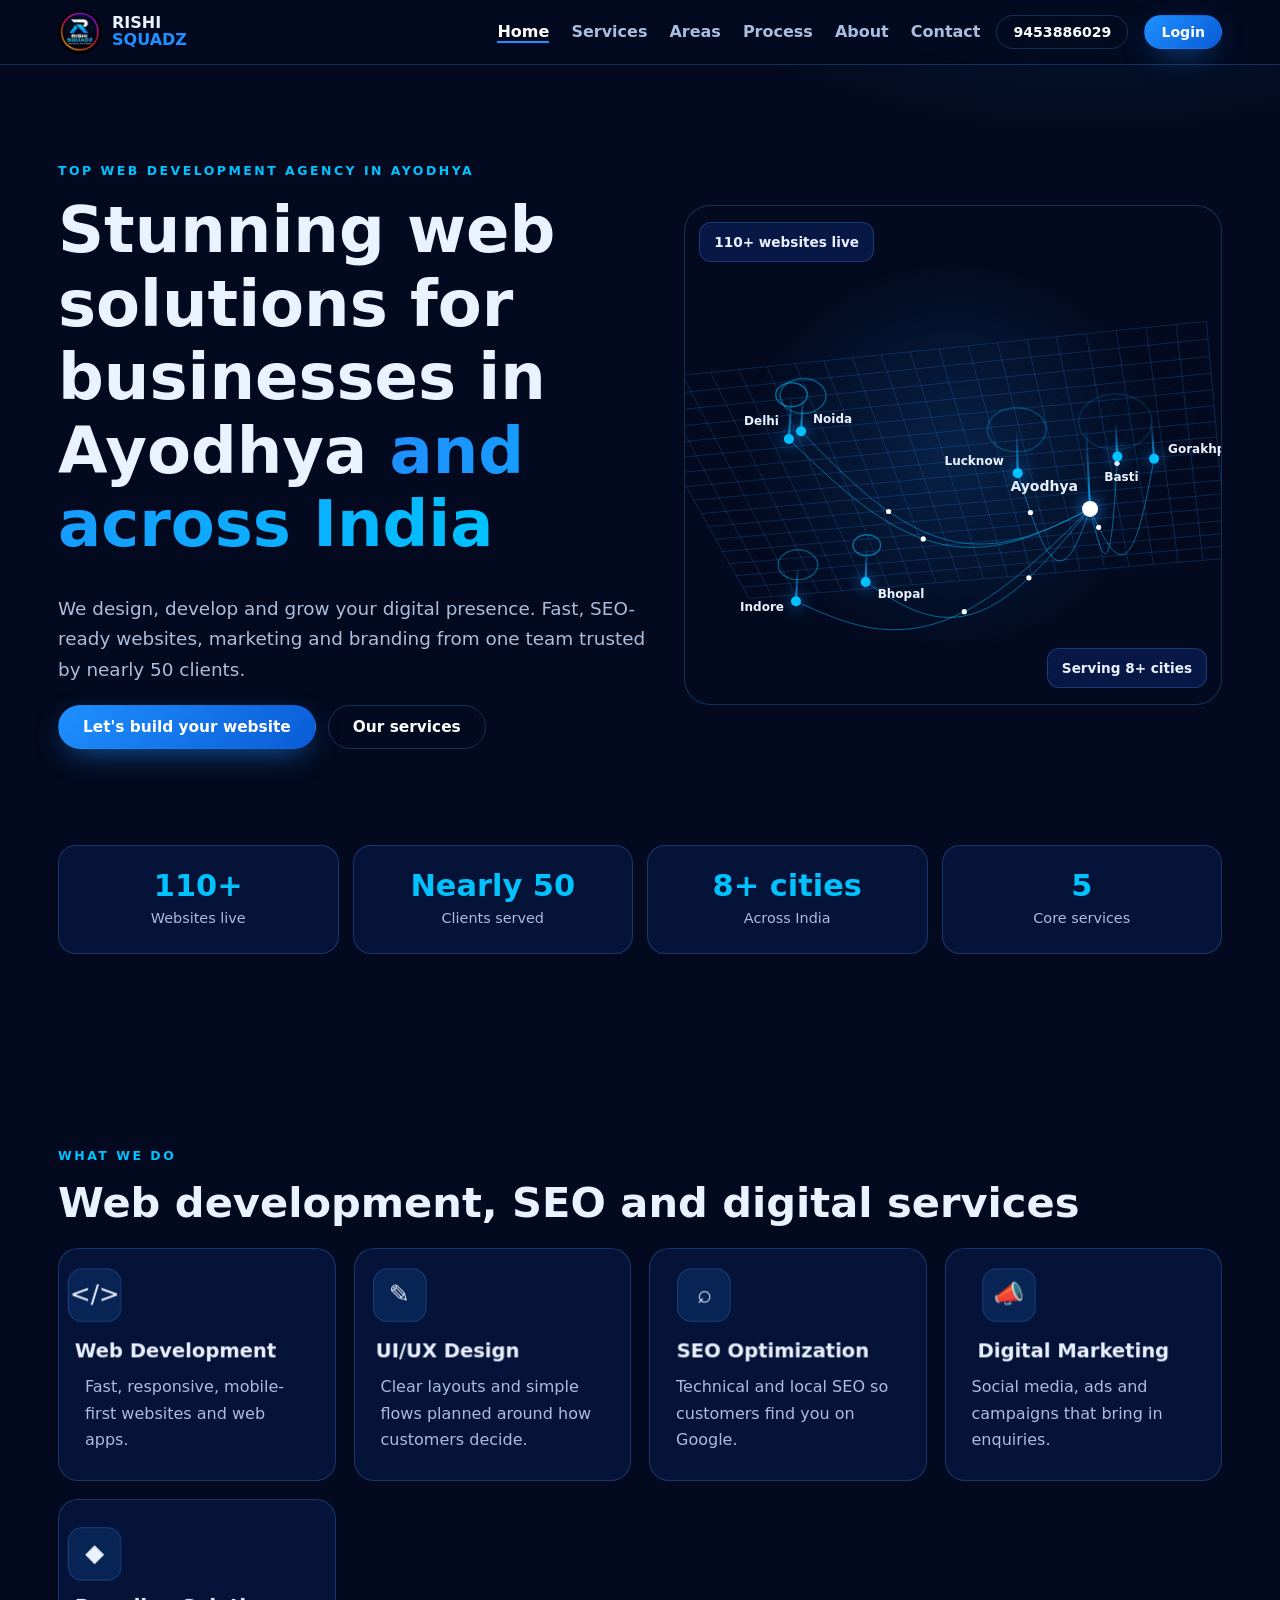
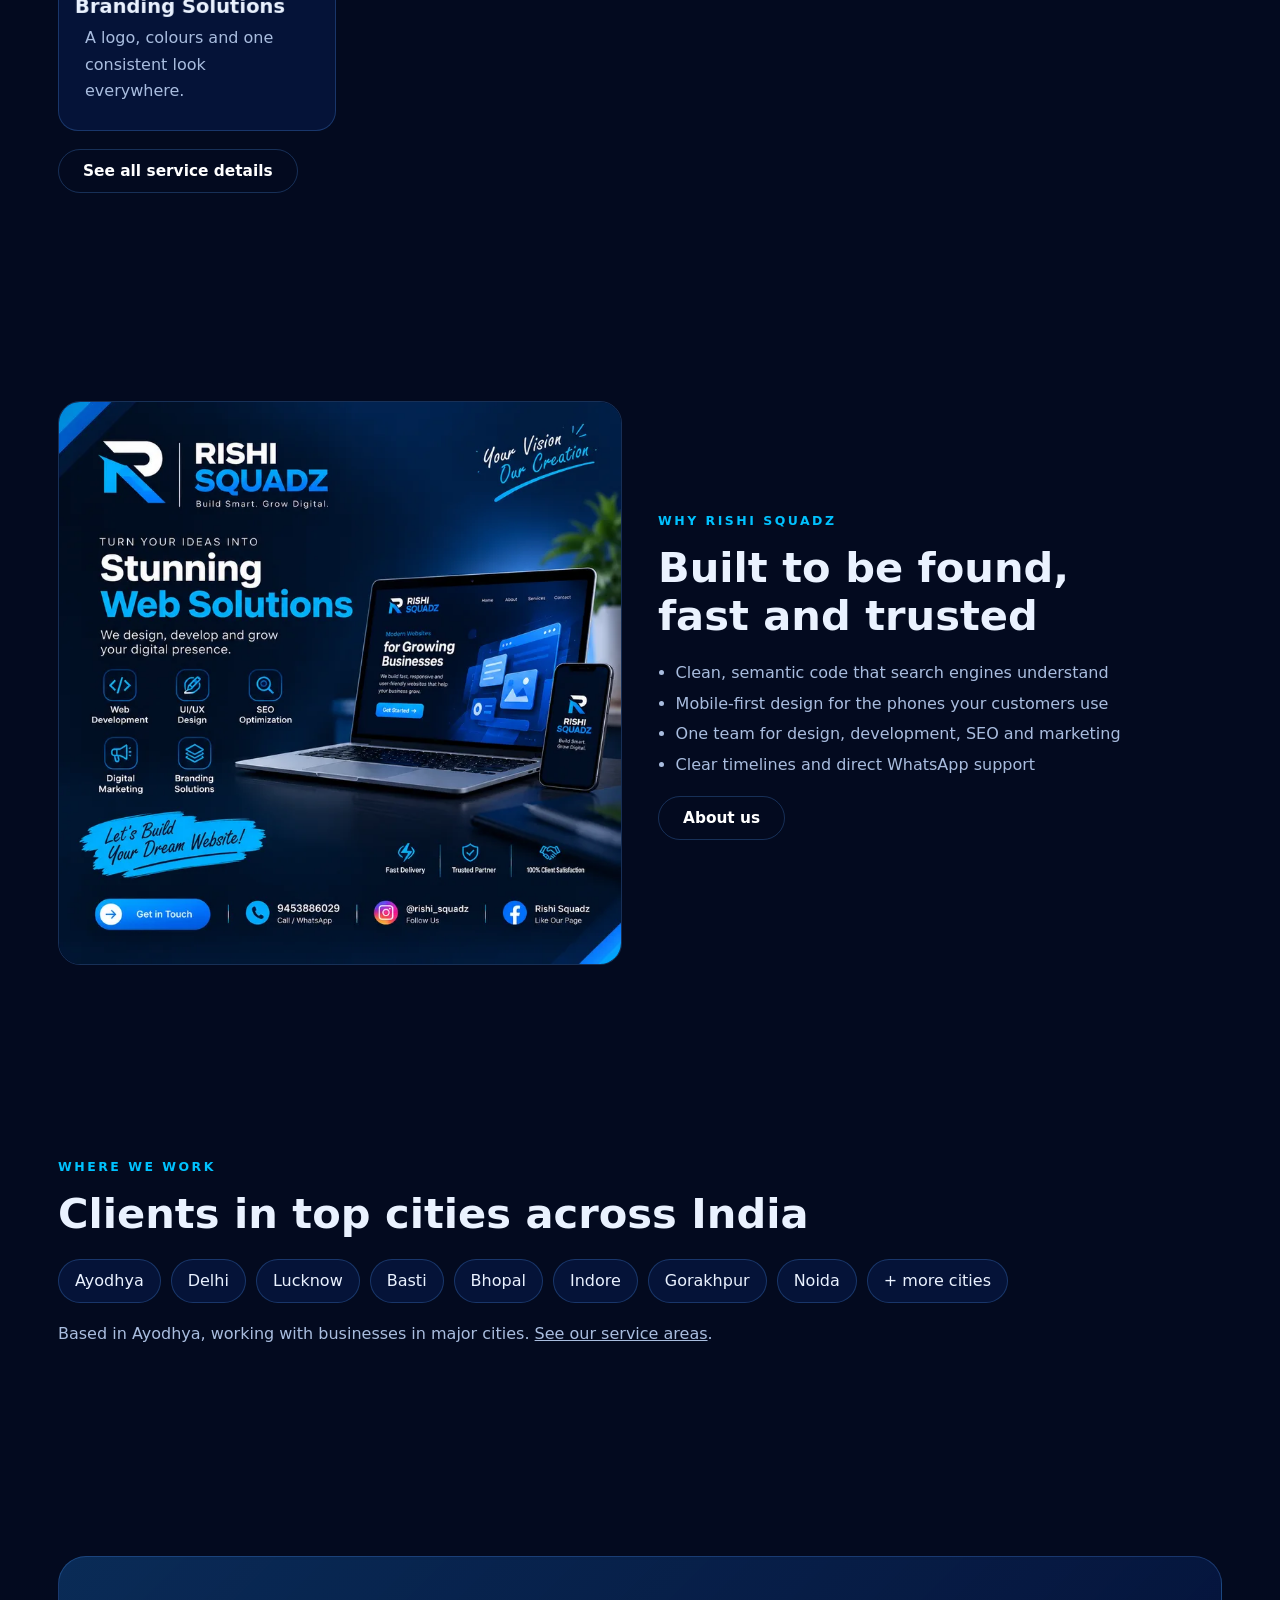
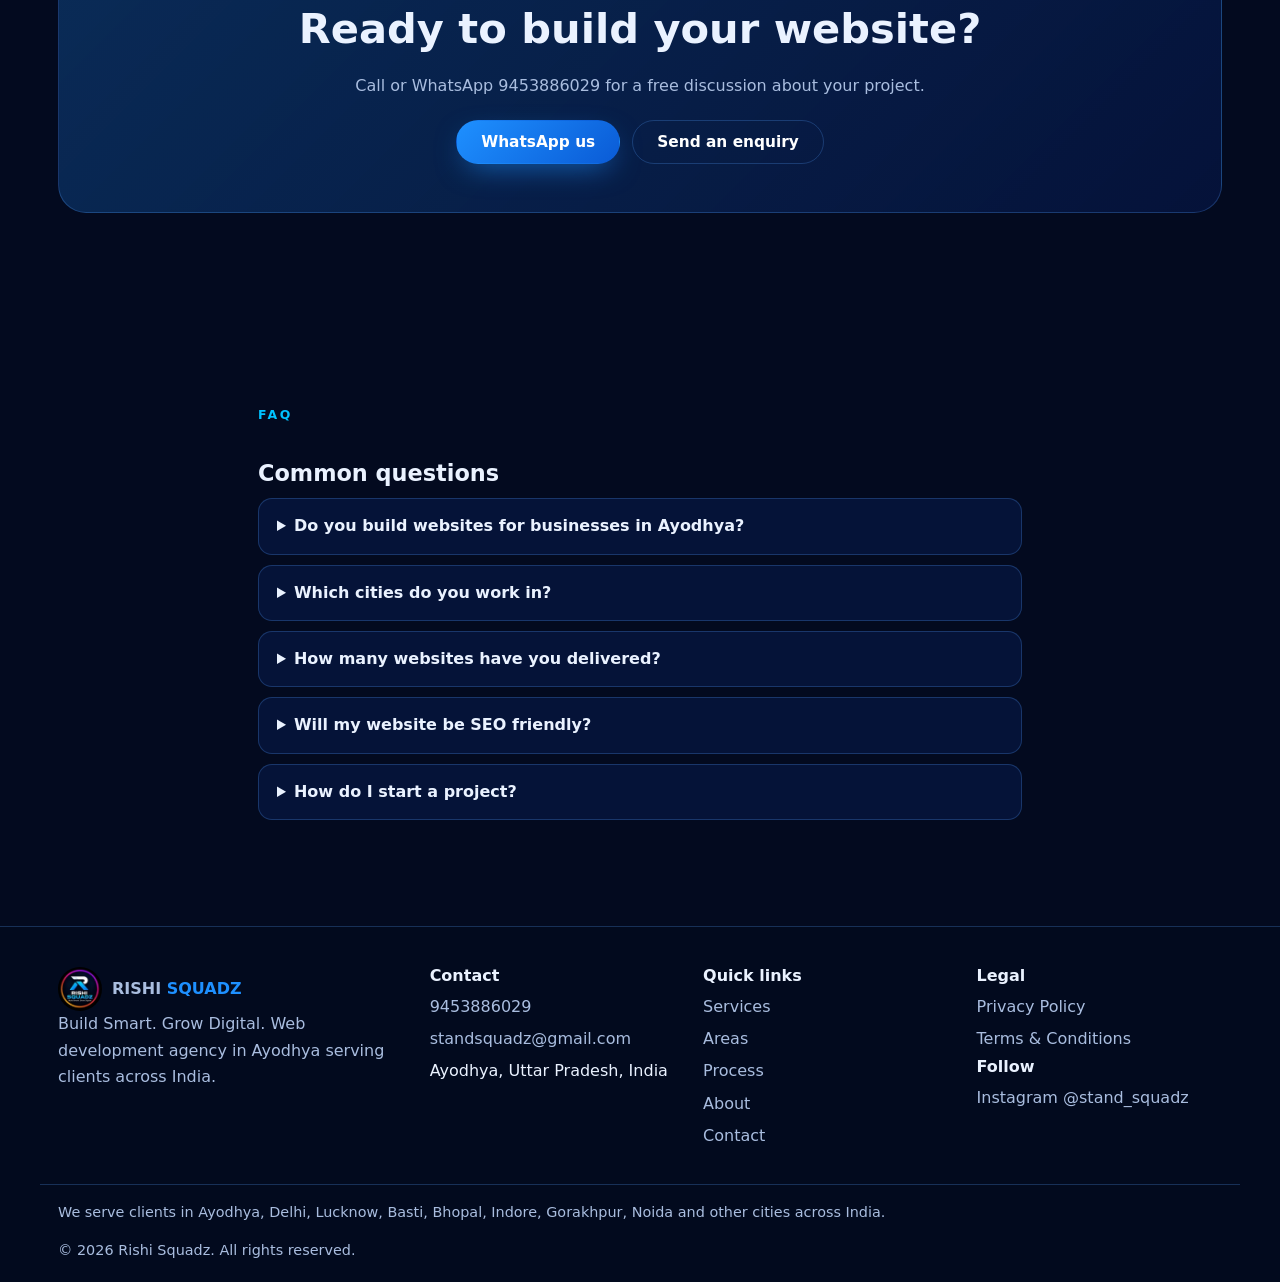
<file: index.html>
<!doctype html><html lang="en-IN"><head><meta charset="utf-8"><meta name="viewport" content="width=device-width,initial-scale=1">
<title>Web Development Company in Ayodhya, Delhi, Lucknow | Rishi Squadz</title><meta name="description" content="Top web development agency in Ayodhya serving Delhi, Lucknow, Noida, Gorakhpur, Bhopal and Indore. 110+ websites live. SEO, UI/UX, marketing. Call 9453886029."><link rel="canonical" href="https://avil45.github.io/Portfolio/"><meta name="robots" content="index,follow,max-image-preview:large"><meta name="theme-color" content="#030a1f"><meta name="geo.region" content="IN-UP"><meta name="geo.placename" content="Ayodhya">
<meta property="og:type" content="website"><meta property="og:site_name" content="Rishi Squadz"><meta property="og:locale" content="en_IN"><meta property="og:title" content="Web Development Company in Ayodhya, Delhi, Lucknow | Rishi Squadz"><meta property="og:description" content="Top web development agency in Ayodhya serving Delhi, Lucknow, Noida, Gorakhpur, Bhopal and Indore. 110+ websites live. SEO, UI/UX, marketing. Call 9453886029."><meta property="og:url" content="https://avil45.github.io/Portfolio/"><meta property="og:image" content="https://avil45.github.io/Portfolio/img/og-image.jpg"><meta name="twitter:card" content="summary_large_image">
<link rel="icon" href="favicon.ico" sizes="32x32"><link rel="apple-touch-icon" href="img/icon-180.png"><link rel="manifest" href="site.webmanifest"><link rel="stylesheet" href="css/style.css"><script type="application/ld+json">{"@context": "https://schema.org", "@graph": [{"@type": ["ProfessionalService", "LocalBusiness"], "@id": "https://avil45.github.io/Portfolio/#org", "name": "Rishi Squadz", "alternateName": "Stand Squadz", "url": "https://avil45.github.io/Portfolio/", "logo": "https://avil45.github.io/Portfolio/img/icon-512.png", "image": "https://avil45.github.io/Portfolio/img/og-image.jpg", "description": "Web development, UI/UX, SEO, digital marketing and branding agency in Ayodhya serving clients across India.", "telephone": "+91-9453886029", "email": "standsquadz@gmail.com", "slogan": "Build Smart. Grow Digital.", "address": {"@type": "PostalAddress", "addressLocality": "Ayodhya", "addressRegion": "Uttar Pradesh", "addressCountry": "IN"}, "areaServed": [{"@type": "City", "name": "Ayodhya"}, {"@type": "City", "name": "Delhi"}, {"@type": "City", "name": "Lucknow"}, {"@type": "City", "name": "Basti"}, {"@type": "City", "name": "Bhopal"}, {"@type": "City", "name": "Indore"}, {"@type": "City", "name": "Gorakhpur"}, {"@type": "City", "name": "Noida"}], "sameAs": ["https://www.instagram.com/stand_squadz"], "contactPoint": {"@type": "ContactPoint", "telephone": "+91-9453886029", "contactType": "customer service", "availableLanguage": ["en", "hi"]}, "hasOfferCatalog": {"@type": "OfferCatalog", "name": "Services", "itemListElement": [{"@type": "Offer", "itemOffered": {"@type": "Service", "name": "Web Development"}}, {"@type": "Offer", "itemOffered": {"@type": "Service", "name": "UI/UX Design"}}, {"@type": "Offer", "itemOffered": {"@type": "Service", "name": "SEO Optimization"}}, {"@type": "Offer", "itemOffered": {"@type": "Service", "name": "Digital Marketing"}}, {"@type": "Offer", "itemOffered": {"@type": "Service", "name": "Branding Solutions"}}]}}, {"@type": "WebSite", "@id": "https://avil45.github.io/Portfolio/#site", "url": "https://avil45.github.io/Portfolio/", "name": "Rishi Squadz", "publisher": {"@id": "https://avil45.github.io/Portfolio/#org"}, "inLanguage": "en-IN"}]}</script><script type="application/ld+json">{"@context": "https://schema.org", "@type": "FAQPage", "mainEntity": [{"@type": "Question", "name": "Do you build websites for businesses in Ayodhya?", "acceptedAnswer": {"@type": "Answer", "text": "Yes. Rishi Squadz is based in Ayodhya, Uttar Pradesh, and builds fast, mobile-friendly websites for local businesses, shops, hotels, schools and startups."}}, {"@type": "Question", "name": "Which cities do you work in?", "acceptedAnswer": {"@type": "Answer", "text": "We work with clients in Ayodhya, Delhi, Lucknow, Basti, Bhopal, Indore, Gorakhpur, Noida and other cities across India. Meetings can happen by phone, video call or WhatsApp."}}, {"@type": "Question", "name": "How many websites have you delivered?", "acceptedAnswer": {"@type": "Answer", "text": "We have served nearly 50 clients and have 110 websites live."}}, {"@type": "Question", "name": "Will my website be SEO friendly?", "acceptedAnswer": {"@type": "Answer", "text": "Every site ships with clean semantic HTML, canonical tags, meta data, schema markup, a sitemap and fast loading. These are the foundations Google looks for."}}, {"@type": "Question", "name": "How do I start a project?", "acceptedAnswer": {"@type": "Answer", "text": "Call or WhatsApp 9453886029, email standsquadz@gmail.com, or use the form on the contact page."}}]}</script></head><body><a class="skip" href="#main">Skip to content</a>
<header><div class="bar"><a class="brand" href="index.html" aria-label="Rishi Squadz home"><img src="img/logo.webp" width="44" height="44" alt="Rishi Squadz logo"><span>RISHI<br><b>SQUADZ</b></span></a><button id="mb" aria-expanded="false" aria-controls="nav">Menu</button>
<nav id="nav" aria-label="Main"><ul><li><a href="index.html" aria-current="page">Home</a></li><li><a href="services.html">Services</a></li><li><a href="areas.html">Areas</a></li><li><a href="process.html">Process</a></li><li><a href="about.html">About</a></li><li><a href="contact.html">Contact</a></li></ul></nav><a class="btn s g t" href="tel:+919453886029">9453886029</a><a class="btn s" href="login.html" rel="nofollow">Login</a></div></header><main id="main"><section><div class="w hero"><div><p class="eb">Top web development agency in Ayodhya</p><h1>Stunning web solutions for businesses in Ayodhya <span class="grad">and across India</span></h1><p class="m">We design, develop and grow your digital presence. Fast, SEO-ready websites, marketing and branding from one team trusted by nearly 50 clients.</p><div class="row"><a class="btn" href="contact.html">Let's build your website</a><a class="btn g" href="services.html">Our services</a></div></div>
<div class="net"><canvas id="net" role="img" aria-label="3D network map of cities served from Ayodhya: Delhi, Noida, Lucknow, Basti, Gorakhpur, Bhopal and Indore"></canvas><div class="chip a">110+ websites live</div><div class="chip b">Serving 8+ cities</div></div></div></section>
<section style="padding-top:0"><div class="w"><div class="stats"><div class="stat"><b>110+</b><span>Websites live</span></div><div class="stat"><b>Nearly 50</b><span>Clients served</span></div><div class="stat"><b>8+ cities</b><span>Across India</span></div><div class="stat"><b>5</b><span>Core services</span></div></div></div></section>
<section><div class="w"><p class="eb">What we do</p><h2>Web development, SEO and digital services</h2><div class="grid"><article class="card"><div class="ic" aria-hidden="true">&lt;/&gt;</div><h3>Web Development</h3><p>Fast, responsive, mobile-first websites and web apps.</p></article><article class="card"><div class="ic" aria-hidden="true">✎</div><h3>UI/UX Design</h3><p>Clear layouts and simple flows planned around how customers decide.</p></article><article class="card"><div class="ic" aria-hidden="true">⌕</div><h3>SEO Optimization</h3><p>Technical and local SEO so customers find you on Google.</p></article><article class="card"><div class="ic" aria-hidden="true">📣</div><h3>Digital Marketing</h3><p>Social media, ads and campaigns that bring in enquiries.</p></article><article class="card"><div class="ic" aria-hidden="true">◆</div><h3>Branding Solutions</h3><p>A logo, colours and one consistent look everywhere.</p></article></div><p class="sp"><a class="btn g" href="services.html">See all service details</a></p></div></section>
<section><div class="w two"><img src="img/poster.webp" width="800" height="800" loading="lazy" alt="Rishi Squadz web solutions poster showing a website on laptop and phone"><div><p class="eb">Why Rishi Squadz</p><h2>Built to be found, fast and trusted</h2><ul class="ls"><li>Clean, semantic code that search engines understand</li><li>Mobile-first design for the phones your customers use</li><li>One team for design, development, SEO and marketing</li><li>Clear timelines and direct WhatsApp support</li></ul><p class="sp"><a class="btn g" href="about.html">About us</a></p></div></div></section>
<section><div class="w"><p class="eb">Where we work</p><h2>Clients in top cities across India</h2><ul class="tags"><li>Ayodhya</li><li>Delhi</li><li>Lucknow</li><li>Basti</li><li>Bhopal</li><li>Indore</li><li>Gorakhpur</li><li>Noida</li><li>+ more cities</li></ul><p class="m sp">Based in Ayodhya, working with businesses in major cities. <a href="areas.html">See our service areas</a>.</p></div></section><section><div class="w"><div class="cta"><h2>Ready to build your website?</h2><p class="m">Call or WhatsApp 9453886029 for a free discussion about your project.</p><div class="row" style="justify-content:center"><a class="btn" href="https://wa.me/919453886029" target="_blank" rel="noopener">WhatsApp us</a><a class="btn g" href="contact.html">Send an enquiry</a></div></div></div></section>
<section id="faq"><div class="w legal"><p class="eb">FAQ</p><h2>Common questions</h2><details><summary>Do you build websites for businesses in Ayodhya?</summary><p>Yes. Rishi Squadz is based in Ayodhya, Uttar Pradesh, and builds fast, mobile-friendly websites for local businesses, shops, hotels, schools and startups.</p></details><details><summary>Which cities do you work in?</summary><p>We work with clients in Ayodhya, Delhi, Lucknow, Basti, Bhopal, Indore, Gorakhpur, Noida and other cities across India. Meetings can happen by phone, video call or WhatsApp.</p></details><details><summary>How many websites have you delivered?</summary><p>We have served nearly 50 clients and have 110 websites live.</p></details><details><summary>Will my website be SEO friendly?</summary><p>Every site ships with clean semantic HTML, canonical tags, meta data, schema markup, a sitemap and fast loading. These are the foundations Google looks for.</p></details><details><summary>How do I start a project?</summary><p>Call or WhatsApp 9453886029, email standsquadz@gmail.com, or use the form on the contact page.</p></details></div></section></main><footer><div class="w fg"><div><a class="brand" href="index.html"><img src="img/logo.webp" width="44" height="44" alt="" loading="lazy"><span>RISHI <b>SQUADZ</b></span></a><p class="m">Build Smart. Grow Digital. Web development agency in Ayodhya serving clients across India.</p></div>
<div><h2>Contact</h2><ul><li><a href="tel:+919453886029">9453886029</a></li><li><a href="mailto:standsquadz@gmail.com">standsquadz@gmail.com</a></li><li>Ayodhya, Uttar Pradesh, India</li></ul></div>
<div><h2>Quick links</h2><ul><li><a href="services.html">Services</a></li><li><a href="areas.html">Areas</a></li><li><a href="process.html">Process</a></li><li><a href="about.html">About</a></li><li><a href="contact.html">Contact</a></li></ul></div>
<div><h2>Legal</h2><ul><li><a href="privacy-policy.html">Privacy Policy</a></li><li><a href="terms.html">Terms &amp; Conditions</a></li></ul><h2>Follow</h2><ul><li><a href="https://www.instagram.com/stand_squadz" target="_blank" rel="noopener me">Instagram @stand_squadz</a></li></ul></div></div>
<div class="w cp"><p>We serve clients in Ayodhya, Delhi, Lucknow, Basti, Bhopal, Indore, Gorakhpur, Noida and other cities across India.</p>&copy; <span class="yr">2026</span> Rishi Squadz. All rights reserved.</div></footer><script src="js/main.js" defer></script><script src="js/network.js" defer></script></body></html>
</file>
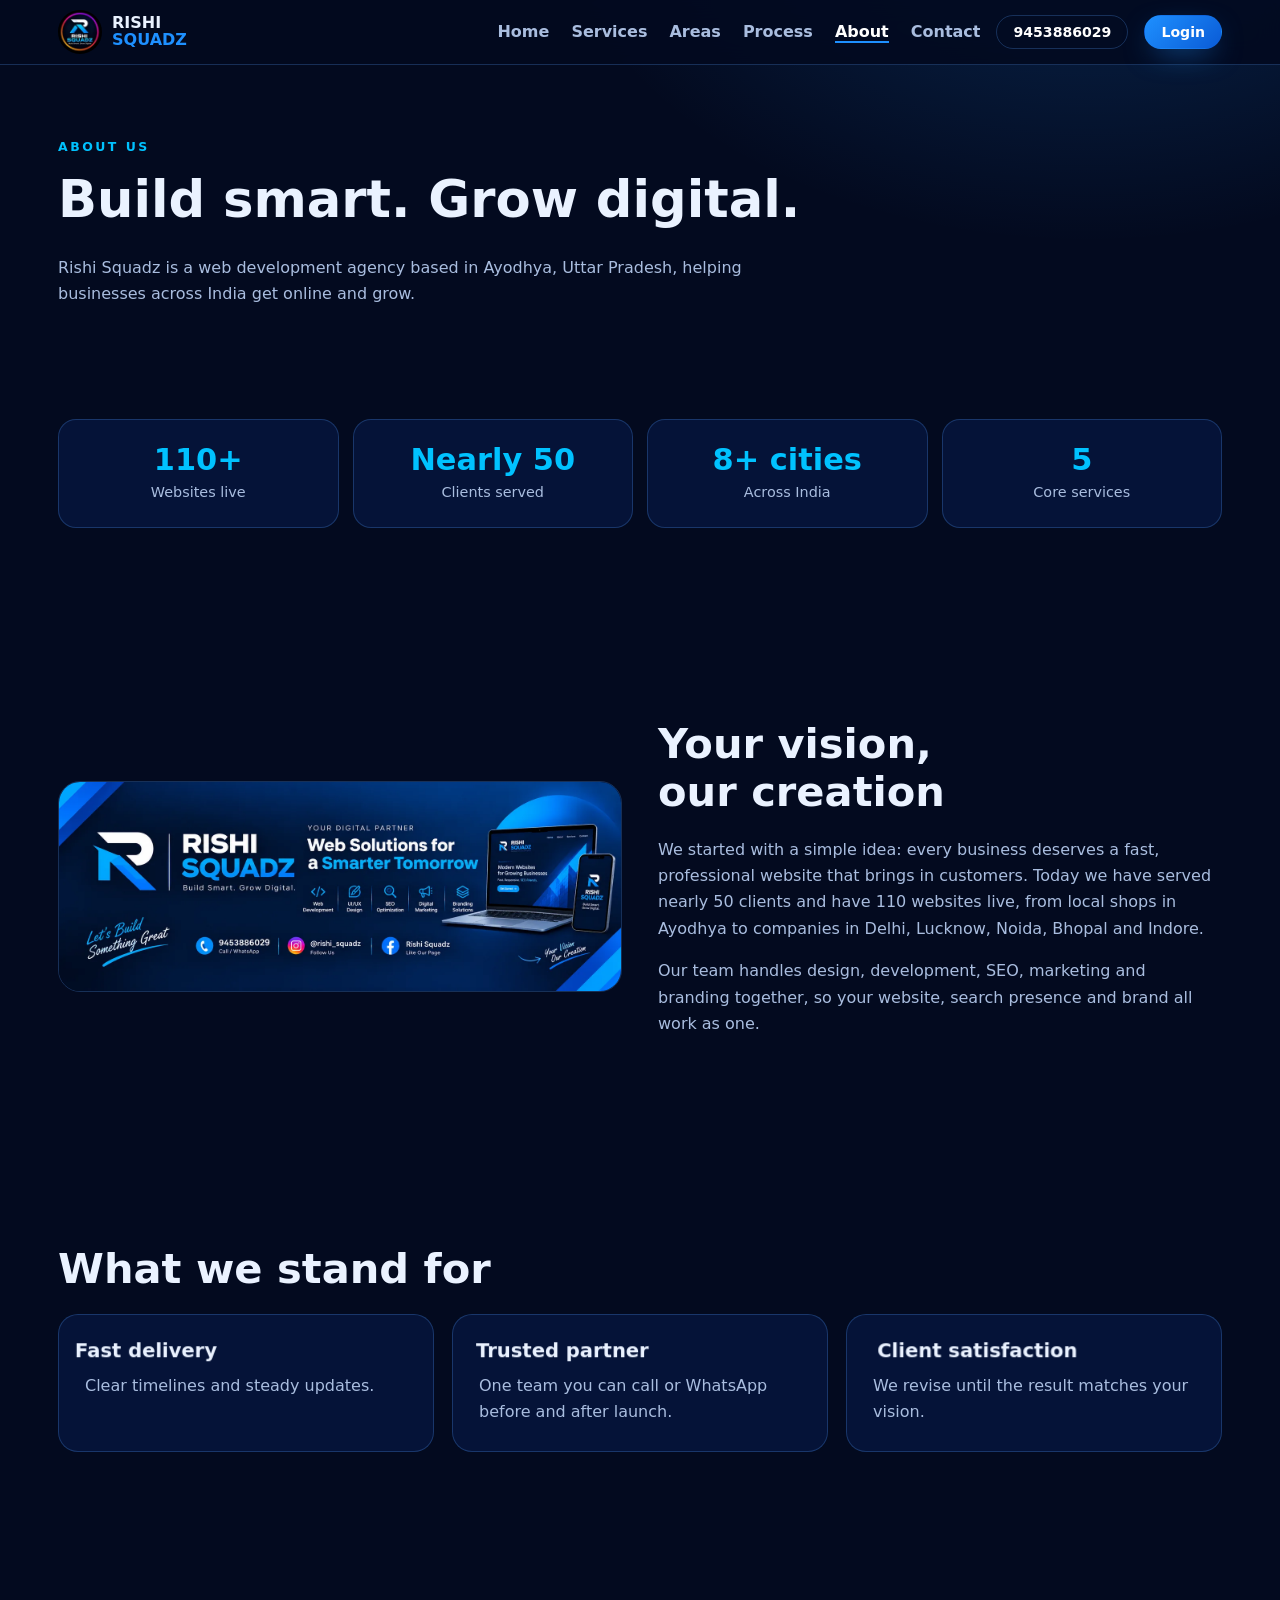
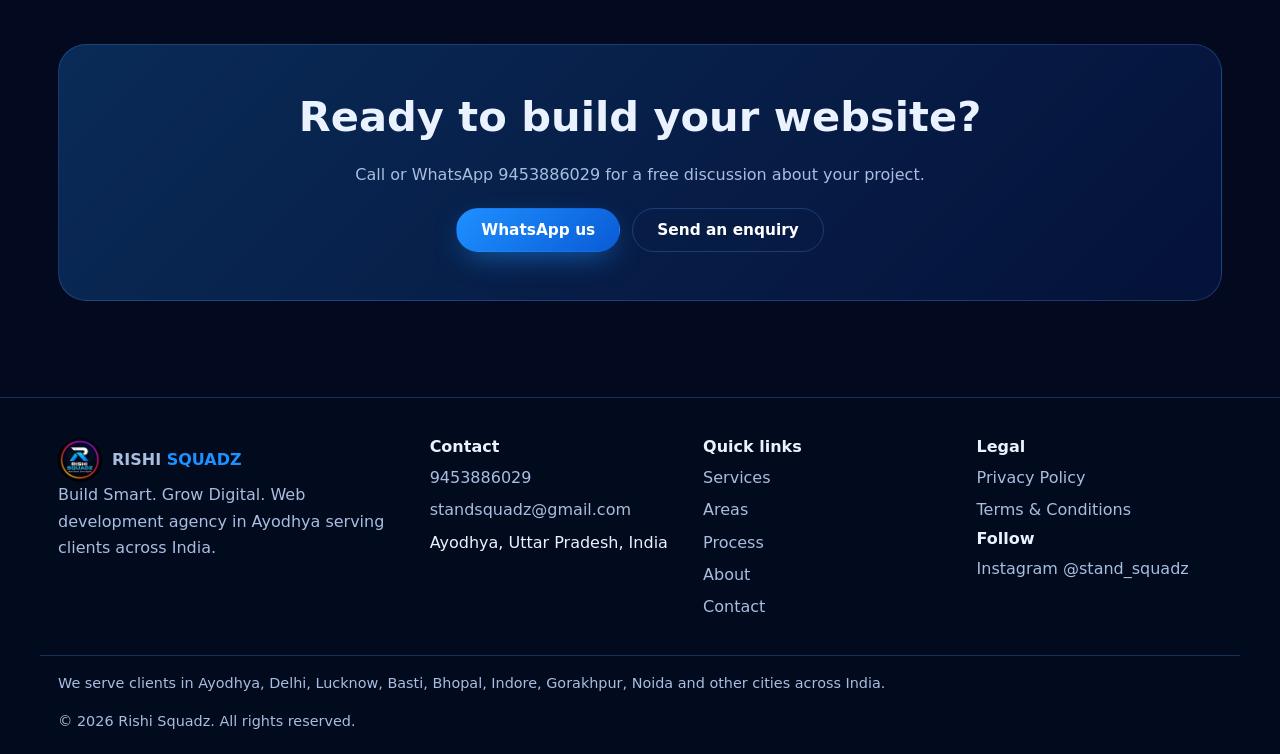
<file: about.html>
<!doctype html><html lang="en-IN"><head><meta charset="utf-8"><meta name="viewport" content="width=device-width,initial-scale=1">
<title>About Rishi Squadz | Web Development Agency in Ayodhya</title><meta name="description" content="Rishi Squadz is a web development agency in Ayodhya with nearly 50 clients and 110 websites live across India. Build Smart. Grow Digital."><link rel="canonical" href="https://avil45.github.io/Portfolio/about.html"><meta name="robots" content="index,follow,max-image-preview:large"><meta name="theme-color" content="#030a1f"><meta name="geo.region" content="IN-UP"><meta name="geo.placename" content="Ayodhya">
<meta property="og:type" content="website"><meta property="og:site_name" content="Rishi Squadz"><meta property="og:locale" content="en_IN"><meta property="og:title" content="About Rishi Squadz | Web Development Agency in Ayodhya"><meta property="og:description" content="Rishi Squadz is a web development agency in Ayodhya with nearly 50 clients and 110 websites live across India. Build Smart. Grow Digital."><meta property="og:url" content="https://avil45.github.io/Portfolio/about.html"><meta property="og:image" content="https://avil45.github.io/Portfolio/img/og-image.jpg"><meta name="twitter:card" content="summary_large_image">
<link rel="icon" href="favicon.ico" sizes="32x32"><link rel="apple-touch-icon" href="img/icon-180.png"><link rel="manifest" href="site.webmanifest"><link rel="stylesheet" href="css/style.css"><script type="application/ld+json">{"@context": "https://schema.org", "@type": "BreadcrumbList", "itemListElement": [{"@type": "ListItem", "position": 1, "name": "Home", "item": "https://avil45.github.io/Portfolio/"}, {"@type": "ListItem", "position": 2, "name": "About Rishi Squadz", "item": "https://avil45.github.io/Portfolio/about.html"}]}</script></head><body><a class="skip" href="#main">Skip to content</a>
<header><div class="bar"><a class="brand" href="index.html" aria-label="Rishi Squadz home"><img src="img/logo.webp" width="44" height="44" alt="Rishi Squadz logo"><span>RISHI<br><b>SQUADZ</b></span></a><button id="mb" aria-expanded="false" aria-controls="nav">Menu</button>
<nav id="nav" aria-label="Main"><ul><li><a href="index.html">Home</a></li><li><a href="services.html">Services</a></li><li><a href="areas.html">Areas</a></li><li><a href="process.html">Process</a></li><li><a href="about.html" aria-current="page">About</a></li><li><a href="contact.html">Contact</a></li></ul></nav><a class="btn s g t" href="tel:+919453886029">9453886029</a><a class="btn s" href="login.html" rel="nofollow">Login</a></div></header><main id="main"><section class="ph"><div class="w"><p class="eb">About us</p><h1 style="font-size:clamp(2rem,4.6vw,3.2rem)">Build smart. Grow digital.</h1><p class="m" style="max-width:44em">Rishi Squadz is a web development agency based in Ayodhya, Uttar Pradesh, helping businesses across India get online and grow.</p></div></section><section><div class="w"><div class="stats"><div class="stat"><b>110+</b><span>Websites live</span></div><div class="stat"><b>Nearly 50</b><span>Clients served</span></div><div class="stat"><b>8+ cities</b><span>Across India</span></div><div class="stat"><b>5</b><span>Core services</span></div></div></div></section><section><div class="w two"><img src="img/banner.webp" width="1400" height="521" loading="lazy" alt="Rishi Squadz digital solutions banner"><div><h2>Your vision, our creation</h2><p class="m">We started with a simple idea: every business deserves a fast, professional website that brings in customers. Today we have served nearly 50 clients and have 110 websites live, from local shops in Ayodhya to companies in Delhi, Lucknow, Noida, Bhopal and Indore.</p><p class="m">Our team handles design, development, SEO, marketing and branding together, so your website, search presence and brand all work as one.</p></div></div></section><section><div class="w"><h2>What we stand for</h2><div class="grid"><article class="card"><h3>Fast delivery</h3><p>Clear timelines and steady updates.</p></article><article class="card"><h3>Trusted partner</h3><p>One team you can call or WhatsApp before and after launch.</p></article><article class="card"><h3>Client satisfaction</h3><p>We revise until the result matches your vision.</p></article></div></div></section><section><div class="w"><div class="cta"><h2>Ready to build your website?</h2><p class="m">Call or WhatsApp 9453886029 for a free discussion about your project.</p><div class="row" style="justify-content:center"><a class="btn" href="https://wa.me/919453886029" target="_blank" rel="noopener">WhatsApp us</a><a class="btn g" href="contact.html">Send an enquiry</a></div></div></div></section></main><footer><div class="w fg"><div><a class="brand" href="index.html"><img src="img/logo.webp" width="44" height="44" alt="" loading="lazy"><span>RISHI <b>SQUADZ</b></span></a><p class="m">Build Smart. Grow Digital. Web development agency in Ayodhya serving clients across India.</p></div>
<div><h2>Contact</h2><ul><li><a href="tel:+919453886029">9453886029</a></li><li><a href="mailto:standsquadz@gmail.com">standsquadz@gmail.com</a></li><li>Ayodhya, Uttar Pradesh, India</li></ul></div>
<div><h2>Quick links</h2><ul><li><a href="services.html">Services</a></li><li><a href="areas.html">Areas</a></li><li><a href="process.html">Process</a></li><li><a href="about.html">About</a></li><li><a href="contact.html">Contact</a></li></ul></div>
<div><h2>Legal</h2><ul><li><a href="privacy-policy.html">Privacy Policy</a></li><li><a href="terms.html">Terms &amp; Conditions</a></li></ul><h2>Follow</h2><ul><li><a href="https://www.instagram.com/stand_squadz" target="_blank" rel="noopener me">Instagram @stand_squadz</a></li></ul></div></div>
<div class="w cp"><p>We serve clients in Ayodhya, Delhi, Lucknow, Basti, Bhopal, Indore, Gorakhpur, Noida and other cities across India.</p>&copy; <span class="yr">2026</span> Rishi Squadz. All rights reserved.</div></footer><script src="js/main.js" defer></script></body></html>
</file>
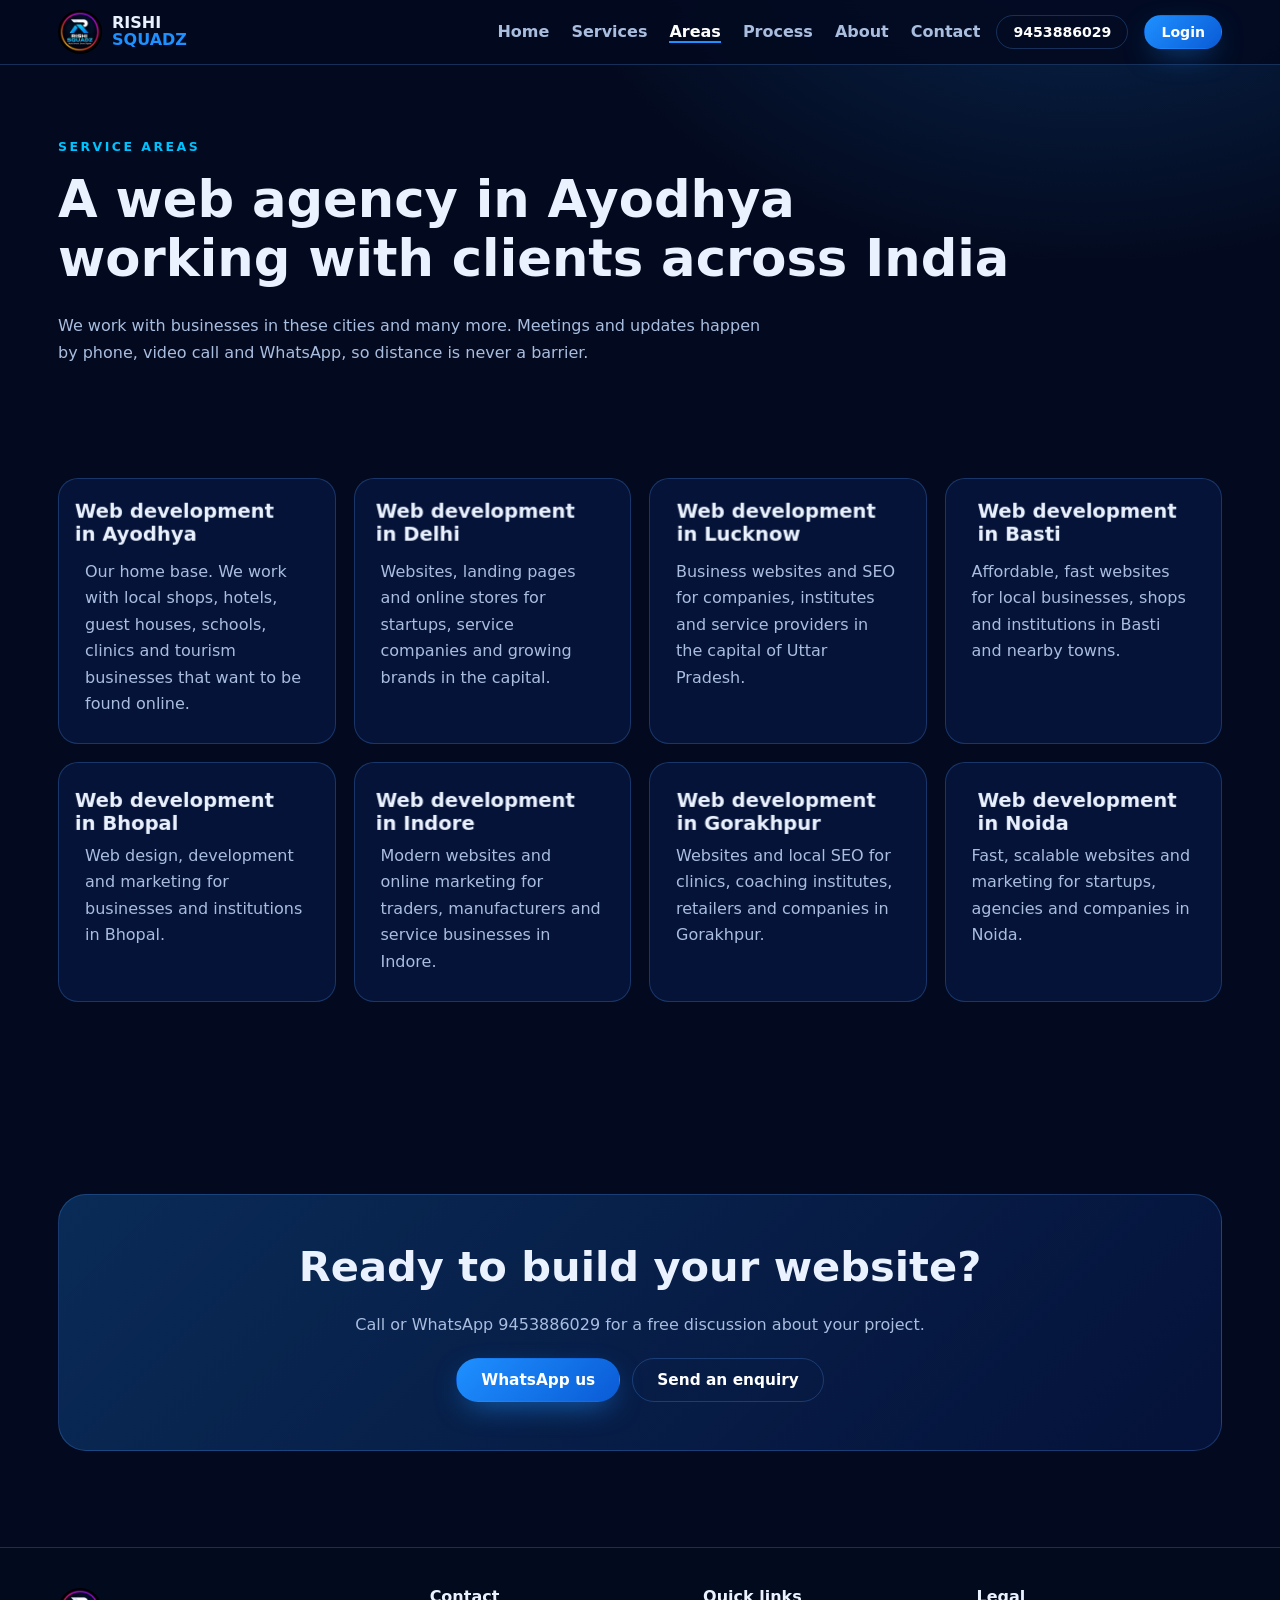
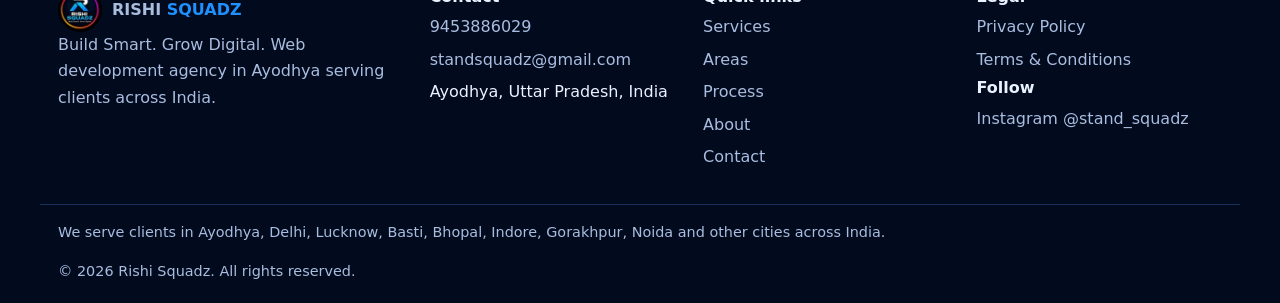
<file: areas.html>
<!doctype html><html lang="en-IN"><head><meta charset="utf-8"><meta name="viewport" content="width=device-width,initial-scale=1">
<title>Web Development Agency in Ayodhya, Delhi, Lucknow, Noida, Indore | Rishi Squadz</title><meta name="description" content="Rishi Squadz builds websites and runs SEO and digital marketing for clients in Ayodhya, Delhi, Lucknow, Basti, Bhopal, Indore, Gorakhpur and Noida."><link rel="canonical" href="https://avil45.github.io/Portfolio/areas.html"><meta name="robots" content="index,follow,max-image-preview:large"><meta name="theme-color" content="#030a1f"><meta name="geo.region" content="IN-UP"><meta name="geo.placename" content="Ayodhya">
<meta property="og:type" content="website"><meta property="og:site_name" content="Rishi Squadz"><meta property="og:locale" content="en_IN"><meta property="og:title" content="Web Development Agency in Ayodhya, Delhi, Lucknow, Noida, Indore | Rishi Squadz"><meta property="og:description" content="Rishi Squadz builds websites and runs SEO and digital marketing for clients in Ayodhya, Delhi, Lucknow, Basti, Bhopal, Indore, Gorakhpur and Noida."><meta property="og:url" content="https://avil45.github.io/Portfolio/areas.html"><meta property="og:image" content="https://avil45.github.io/Portfolio/img/og-image.jpg"><meta name="twitter:card" content="summary_large_image">
<link rel="icon" href="favicon.ico" sizes="32x32"><link rel="apple-touch-icon" href="img/icon-180.png"><link rel="manifest" href="site.webmanifest"><link rel="stylesheet" href="css/style.css"><script type="application/ld+json">{"@context": "https://schema.org", "@type": "BreadcrumbList", "itemListElement": [{"@type": "ListItem", "position": 1, "name": "Home", "item": "https://avil45.github.io/Portfolio/"}, {"@type": "ListItem", "position": 2, "name": "Web Development Agency in Ayodhya, Delhi, Lucknow, Noida, Indore", "item": "https://avil45.github.io/Portfolio/areas.html"}]}</script></head><body><a class="skip" href="#main">Skip to content</a>
<header><div class="bar"><a class="brand" href="index.html" aria-label="Rishi Squadz home"><img src="img/logo.webp" width="44" height="44" alt="Rishi Squadz logo"><span>RISHI<br><b>SQUADZ</b></span></a><button id="mb" aria-expanded="false" aria-controls="nav">Menu</button>
<nav id="nav" aria-label="Main"><ul><li><a href="index.html">Home</a></li><li><a href="services.html">Services</a></li><li><a href="areas.html" aria-current="page">Areas</a></li><li><a href="process.html">Process</a></li><li><a href="about.html">About</a></li><li><a href="contact.html">Contact</a></li></ul></nav><a class="btn s g t" href="tel:+919453886029">9453886029</a><a class="btn s" href="login.html" rel="nofollow">Login</a></div></header><main id="main"><section class="ph"><div class="w"><p class="eb">Service areas</p><h1 style="font-size:clamp(2rem,4.6vw,3.2rem)">A web agency in Ayodhya working with clients across India</h1><p class="m" style="max-width:44em">We work with businesses in these cities and many more. Meetings and updates happen by phone, video call and WhatsApp, so distance is never a barrier.</p></div></section><section><div class="w"><div class="grid"><article class="card"><h3>Web development in Ayodhya</h3><p>Our home base. We work with local shops, hotels, guest houses, schools, clinics and tourism businesses that want to be found online.</p></article><article class="card"><h3>Web development in Delhi</h3><p>Websites, landing pages and online stores for startups, service companies and growing brands in the capital.</p></article><article class="card"><h3>Web development in Lucknow</h3><p>Business websites and SEO for companies, institutes and service providers in the capital of Uttar Pradesh.</p></article><article class="card"><h3>Web development in Basti</h3><p>Affordable, fast websites for local businesses, shops and institutions in Basti and nearby towns.</p></article><article class="card"><h3>Web development in Bhopal</h3><p>Web design, development and marketing for businesses and institutions in Bhopal.</p></article><article class="card"><h3>Web development in Indore</h3><p>Modern websites and online marketing for traders, manufacturers and service businesses in Indore.</p></article><article class="card"><h3>Web development in Gorakhpur</h3><p>Websites and local SEO for clinics, coaching institutes, retailers and companies in Gorakhpur.</p></article><article class="card"><h3>Web development in Noida</h3><p>Fast, scalable websites and marketing for startups, agencies and companies in Noida.</p></article></div></div></section><section><div class="w"><div class="cta"><h2>Ready to build your website?</h2><p class="m">Call or WhatsApp 9453886029 for a free discussion about your project.</p><div class="row" style="justify-content:center"><a class="btn" href="https://wa.me/919453886029" target="_blank" rel="noopener">WhatsApp us</a><a class="btn g" href="contact.html">Send an enquiry</a></div></div></div></section></main><footer><div class="w fg"><div><a class="brand" href="index.html"><img src="img/logo.webp" width="44" height="44" alt="" loading="lazy"><span>RISHI <b>SQUADZ</b></span></a><p class="m">Build Smart. Grow Digital. Web development agency in Ayodhya serving clients across India.</p></div>
<div><h2>Contact</h2><ul><li><a href="tel:+919453886029">9453886029</a></li><li><a href="mailto:standsquadz@gmail.com">standsquadz@gmail.com</a></li><li>Ayodhya, Uttar Pradesh, India</li></ul></div>
<div><h2>Quick links</h2><ul><li><a href="services.html">Services</a></li><li><a href="areas.html">Areas</a></li><li><a href="process.html">Process</a></li><li><a href="about.html">About</a></li><li><a href="contact.html">Contact</a></li></ul></div>
<div><h2>Legal</h2><ul><li><a href="privacy-policy.html">Privacy Policy</a></li><li><a href="terms.html">Terms &amp; Conditions</a></li></ul><h2>Follow</h2><ul><li><a href="https://www.instagram.com/stand_squadz" target="_blank" rel="noopener me">Instagram @stand_squadz</a></li></ul></div></div>
<div class="w cp"><p>We serve clients in Ayodhya, Delhi, Lucknow, Basti, Bhopal, Indore, Gorakhpur, Noida and other cities across India.</p>&copy; <span class="yr">2026</span> Rishi Squadz. All rights reserved.</div></footer><script src="js/main.js" defer></script></body></html>
</file>
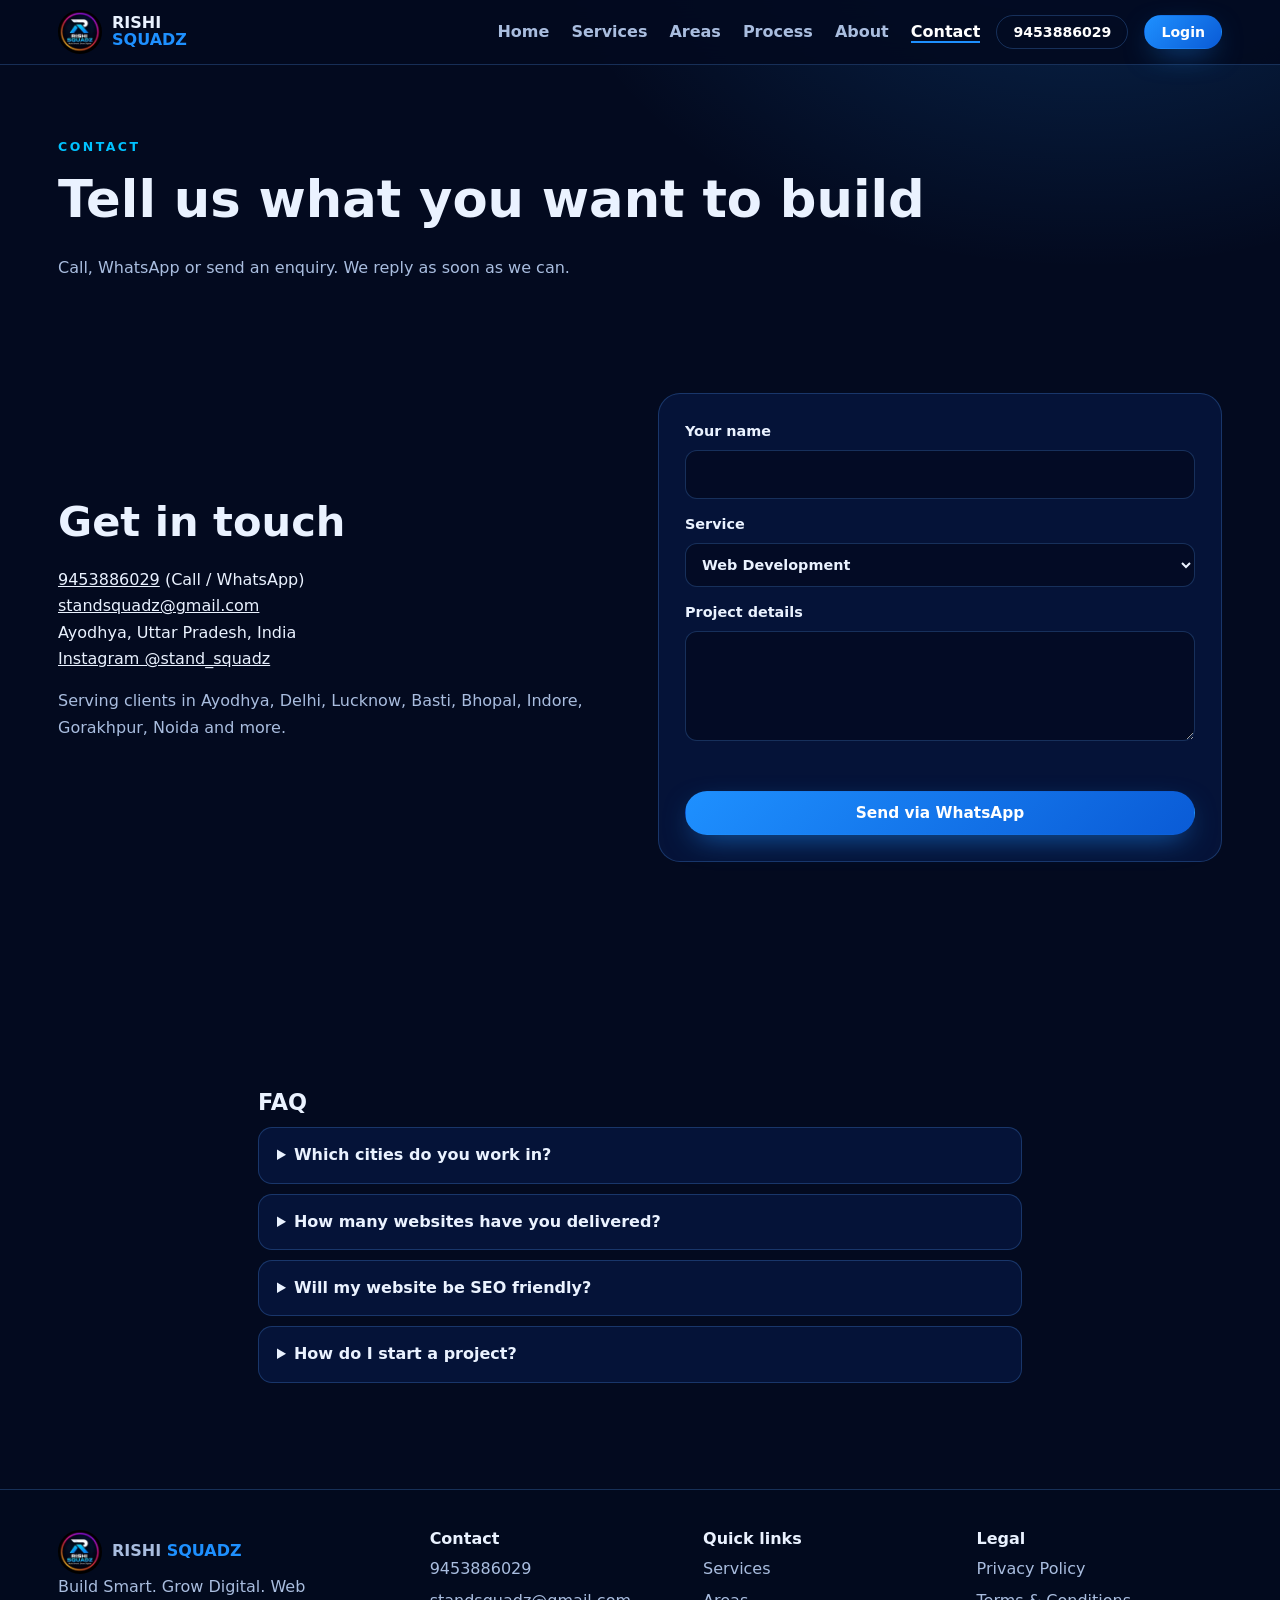
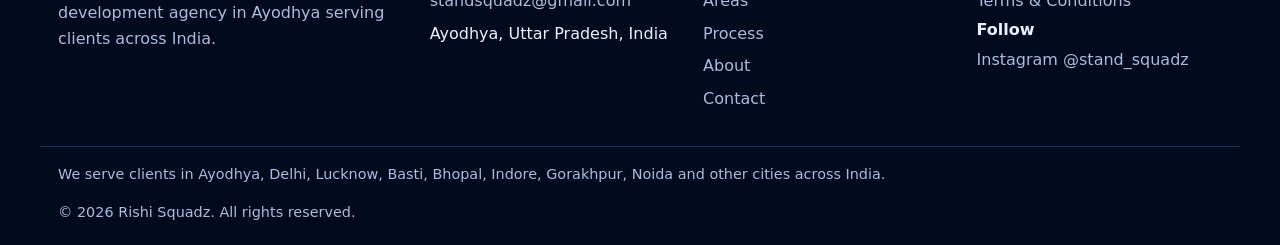
<file: contact.html>
<!doctype html><html lang="en-IN"><head><meta charset="utf-8"><meta name="viewport" content="width=device-width,initial-scale=1">
<title>Contact Rishi Squadz | Web Agency in Ayodhya, 9453886029</title><meta name="description" content="Contact Rishi Squadz in Ayodhya for web development, SEO and digital marketing. Call or WhatsApp 9453886029 or email standsquadz@gmail.com."><link rel="canonical" href="https://avil45.github.io/Portfolio/contact.html"><meta name="robots" content="index,follow,max-image-preview:large"><meta name="theme-color" content="#030a1f"><meta name="geo.region" content="IN-UP"><meta name="geo.placename" content="Ayodhya">
<meta property="og:type" content="website"><meta property="og:site_name" content="Rishi Squadz"><meta property="og:locale" content="en_IN"><meta property="og:title" content="Contact Rishi Squadz | Web Agency in Ayodhya, 9453886029"><meta property="og:description" content="Contact Rishi Squadz in Ayodhya for web development, SEO and digital marketing. Call or WhatsApp 9453886029 or email standsquadz@gmail.com."><meta property="og:url" content="https://avil45.github.io/Portfolio/contact.html"><meta property="og:image" content="https://avil45.github.io/Portfolio/img/og-image.jpg"><meta name="twitter:card" content="summary_large_image">
<link rel="icon" href="favicon.ico" sizes="32x32"><link rel="apple-touch-icon" href="img/icon-180.png"><link rel="manifest" href="site.webmanifest"><link rel="stylesheet" href="css/style.css"><script type="application/ld+json">{"@context": "https://schema.org", "@type": "FAQPage", "mainEntity": [{"@type": "Question", "name": "Which cities do you work in?", "acceptedAnswer": {"@type": "Answer", "text": "We work with clients in Ayodhya, Delhi, Lucknow, Basti, Bhopal, Indore, Gorakhpur, Noida and other cities across India. Meetings can happen by phone, video call or WhatsApp."}}, {"@type": "Question", "name": "How many websites have you delivered?", "acceptedAnswer": {"@type": "Answer", "text": "We have served nearly 50 clients and have 110 websites live."}}, {"@type": "Question", "name": "Will my website be SEO friendly?", "acceptedAnswer": {"@type": "Answer", "text": "Every site ships with clean semantic HTML, canonical tags, meta data, schema markup, a sitemap and fast loading. These are the foundations Google looks for."}}, {"@type": "Question", "name": "How do I start a project?", "acceptedAnswer": {"@type": "Answer", "text": "Call or WhatsApp 9453886029, email standsquadz@gmail.com, or use the form on the contact page."}}]}</script><script type="application/ld+json">{"@context": "https://schema.org", "@type": "BreadcrumbList", "itemListElement": [{"@type": "ListItem", "position": 1, "name": "Home", "item": "https://avil45.github.io/Portfolio/"}, {"@type": "ListItem", "position": 2, "name": "Contact Rishi Squadz", "item": "https://avil45.github.io/Portfolio/contact.html"}]}</script></head><body><a class="skip" href="#main">Skip to content</a>
<header><div class="bar"><a class="brand" href="index.html" aria-label="Rishi Squadz home"><img src="img/logo.webp" width="44" height="44" alt="Rishi Squadz logo"><span>RISHI<br><b>SQUADZ</b></span></a><button id="mb" aria-expanded="false" aria-controls="nav">Menu</button>
<nav id="nav" aria-label="Main"><ul><li><a href="index.html">Home</a></li><li><a href="services.html">Services</a></li><li><a href="areas.html">Areas</a></li><li><a href="process.html">Process</a></li><li><a href="about.html">About</a></li><li><a href="contact.html" aria-current="page">Contact</a></li></ul></nav><a class="btn s g t" href="tel:+919453886029">9453886029</a><a class="btn s" href="login.html" rel="nofollow">Login</a></div></header><main id="main"><section class="ph"><div class="w"><p class="eb">Contact</p><h1 style="font-size:clamp(2rem,4.6vw,3.2rem)">Tell us what you want to build</h1><p class="m" style="max-width:44em">Call, WhatsApp or send an enquiry. We reply as soon as we can.</p></div></section><section><div class="w two"><div><h2>Get in touch</h2><p><a href="tel:+919453886029">9453886029</a> (Call / WhatsApp)<br><a href="mailto:standsquadz@gmail.com">standsquadz@gmail.com</a><br>Ayodhya, Uttar Pradesh, India<br><a href="https://www.instagram.com/stand_squadz" rel="noopener me" target="_blank">Instagram @stand_squadz</a></p><p class="m">Serving clients in Ayodhya, Delhi, Lucknow, Basti, Bhopal, Indore, Gorakhpur, Noida and more.</p></div><div class="fc"><form id="enq" novalidate><label>Your name<input name="n" autocomplete="name" required></label><label>Service<select name="s"><option>Web Development</option><option>UI/UX Design</option><option>SEO Optimization</option><option>Digital Marketing</option><option>Branding Solutions</option></select></label><label>Project details<textarea name="m" required></textarea></label><div id="st" role="status"></div><button class="btn" type="submit">Send via WhatsApp</button></form></div></div></section><section><div class="w legal"><h2>FAQ</h2><details><summary>Which cities do you work in?</summary><p>We work with clients in Ayodhya, Delhi, Lucknow, Basti, Bhopal, Indore, Gorakhpur, Noida and other cities across India. Meetings can happen by phone, video call or WhatsApp.</p></details><details><summary>How many websites have you delivered?</summary><p>We have served nearly 50 clients and have 110 websites live.</p></details><details><summary>Will my website be SEO friendly?</summary><p>Every site ships with clean semantic HTML, canonical tags, meta data, schema markup, a sitemap and fast loading. These are the foundations Google looks for.</p></details><details><summary>How do I start a project?</summary><p>Call or WhatsApp 9453886029, email standsquadz@gmail.com, or use the form on the contact page.</p></details></div></section></main><footer><div class="w fg"><div><a class="brand" href="index.html"><img src="img/logo.webp" width="44" height="44" alt="" loading="lazy"><span>RISHI <b>SQUADZ</b></span></a><p class="m">Build Smart. Grow Digital. Web development agency in Ayodhya serving clients across India.</p></div>
<div><h2>Contact</h2><ul><li><a href="tel:+919453886029">9453886029</a></li><li><a href="mailto:standsquadz@gmail.com">standsquadz@gmail.com</a></li><li>Ayodhya, Uttar Pradesh, India</li></ul></div>
<div><h2>Quick links</h2><ul><li><a href="services.html">Services</a></li><li><a href="areas.html">Areas</a></li><li><a href="process.html">Process</a></li><li><a href="about.html">About</a></li><li><a href="contact.html">Contact</a></li></ul></div>
<div><h2>Legal</h2><ul><li><a href="privacy-policy.html">Privacy Policy</a></li><li><a href="terms.html">Terms &amp; Conditions</a></li></ul><h2>Follow</h2><ul><li><a href="https://www.instagram.com/stand_squadz" target="_blank" rel="noopener me">Instagram @stand_squadz</a></li></ul></div></div>
<div class="w cp"><p>We serve clients in Ayodhya, Delhi, Lucknow, Basti, Bhopal, Indore, Gorakhpur, Noida and other cities across India.</p>&copy; <span class="yr">2026</span> Rishi Squadz. All rights reserved.</div></footer><script src="js/main.js" defer></script></body></html>
</file>
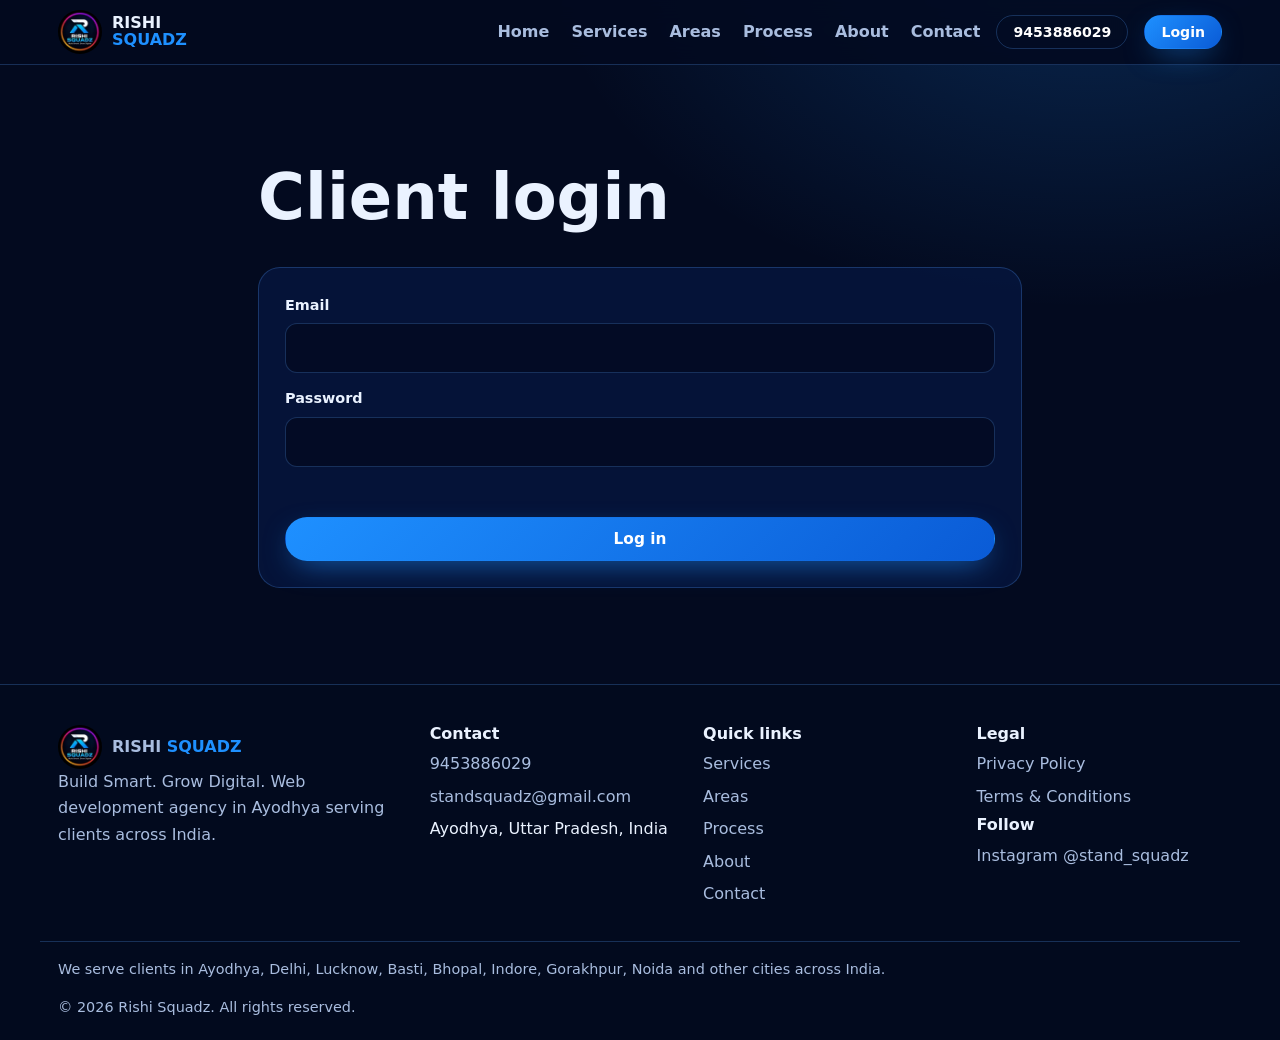
<file: login.html>
<!doctype html><html lang="en-IN"><head><meta charset="utf-8"><meta name="viewport" content="width=device-width,initial-scale=1">
<title>Client Login | Rishi Squadz</title><meta name="description" content="Client login for Rishi Squadz."><link rel="canonical" href="https://avil45.github.io/Portfolio/login.html"><meta name="robots" content="noindex,nofollow"><meta name="theme-color" content="#030a1f"><meta name="geo.region" content="IN-UP"><meta name="geo.placename" content="Ayodhya">
<meta property="og:type" content="website"><meta property="og:site_name" content="Rishi Squadz"><meta property="og:locale" content="en_IN"><meta property="og:title" content="Client Login | Rishi Squadz"><meta property="og:description" content="Client login for Rishi Squadz."><meta property="og:url" content="https://avil45.github.io/Portfolio/login.html"><meta property="og:image" content="https://avil45.github.io/Portfolio/img/og-image.jpg"><meta name="twitter:card" content="summary_large_image">
<link rel="icon" href="favicon.ico" sizes="32x32"><link rel="apple-touch-icon" href="img/icon-180.png"><link rel="manifest" href="site.webmanifest"><link rel="stylesheet" href="css/style.css"></head><body><a class="skip" href="#main">Skip to content</a>
<header><div class="bar"><a class="brand" href="index.html" aria-label="Rishi Squadz home"><img src="img/logo.webp" width="44" height="44" alt="Rishi Squadz logo"><span>RISHI<br><b>SQUADZ</b></span></a><button id="mb" aria-expanded="false" aria-controls="nav">Menu</button>
<nav id="nav" aria-label="Main"><ul><li><a href="index.html">Home</a></li><li><a href="services.html">Services</a></li><li><a href="areas.html">Areas</a></li><li><a href="process.html">Process</a></li><li><a href="about.html">About</a></li><li><a href="contact.html">Contact</a></li></ul></nav><a class="btn s g t" href="tel:+919453886029">9453886029</a><a class="btn s" href="login.html" rel="nofollow">Login</a></div></header><main id="main"><section><div class="w legal"><h1>Client login</h1><div class="fc"><form id="lg"><label>Email<input type="email" autocomplete="username"></label><label>Password<input type="password" autocomplete="current-password"></label><div id="st" role="status"></div><button class="btn" type="submit">Log in</button></form></div></div></section></main><footer><div class="w fg"><div><a class="brand" href="index.html"><img src="img/logo.webp" width="44" height="44" alt="" loading="lazy"><span>RISHI <b>SQUADZ</b></span></a><p class="m">Build Smart. Grow Digital. Web development agency in Ayodhya serving clients across India.</p></div>
<div><h2>Contact</h2><ul><li><a href="tel:+919453886029">9453886029</a></li><li><a href="mailto:standsquadz@gmail.com">standsquadz@gmail.com</a></li><li>Ayodhya, Uttar Pradesh, India</li></ul></div>
<div><h2>Quick links</h2><ul><li><a href="services.html">Services</a></li><li><a href="areas.html">Areas</a></li><li><a href="process.html">Process</a></li><li><a href="about.html">About</a></li><li><a href="contact.html">Contact</a></li></ul></div>
<div><h2>Legal</h2><ul><li><a href="privacy-policy.html">Privacy Policy</a></li><li><a href="terms.html">Terms &amp; Conditions</a></li></ul><h2>Follow</h2><ul><li><a href="https://www.instagram.com/stand_squadz" target="_blank" rel="noopener me">Instagram @stand_squadz</a></li></ul></div></div>
<div class="w cp"><p>We serve clients in Ayodhya, Delhi, Lucknow, Basti, Bhopal, Indore, Gorakhpur, Noida and other cities across India.</p>&copy; <span class="yr">2026</span> Rishi Squadz. All rights reserved.</div></footer><script src="js/main.js" defer></script></body></html>
</file>
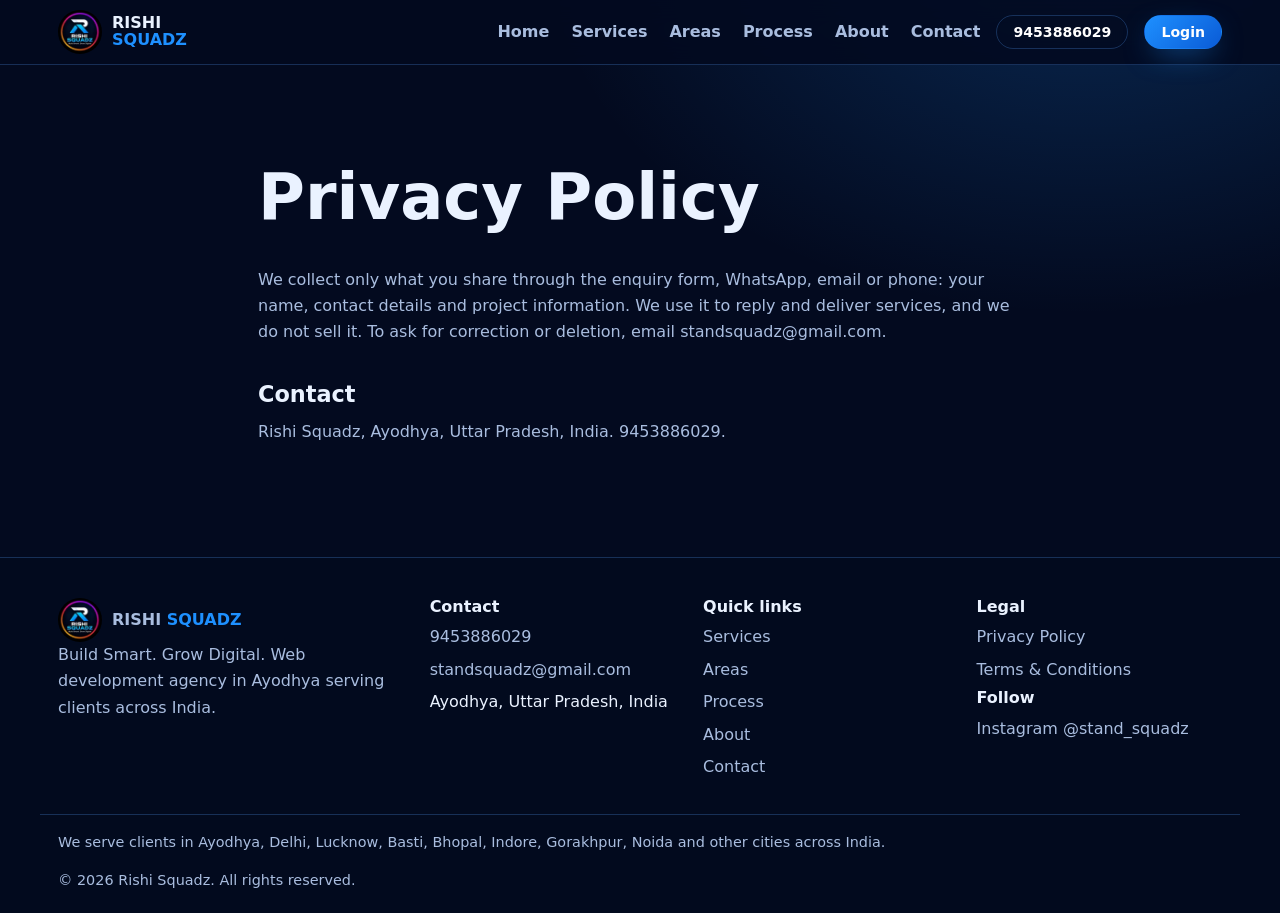
<file: privacy-policy.html>
<!doctype html><html lang="en-IN"><head><meta charset="utf-8"><meta name="viewport" content="width=device-width,initial-scale=1">
<title>Privacy Policy | Rishi Squadz</title><meta name="description" content="Privacy Policy of Rishi Squadz, Ayodhya."><link rel="canonical" href="https://avil45.github.io/Portfolio/privacy-policy.html"><meta name="robots" content="index,follow,max-image-preview:large"><meta name="theme-color" content="#030a1f"><meta name="geo.region" content="IN-UP"><meta name="geo.placename" content="Ayodhya">
<meta property="og:type" content="website"><meta property="og:site_name" content="Rishi Squadz"><meta property="og:locale" content="en_IN"><meta property="og:title" content="Privacy Policy | Rishi Squadz"><meta property="og:description" content="Privacy Policy of Rishi Squadz, Ayodhya."><meta property="og:url" content="https://avil45.github.io/Portfolio/privacy-policy.html"><meta property="og:image" content="https://avil45.github.io/Portfolio/img/og-image.jpg"><meta name="twitter:card" content="summary_large_image">
<link rel="icon" href="favicon.ico" sizes="32x32"><link rel="apple-touch-icon" href="img/icon-180.png"><link rel="manifest" href="site.webmanifest"><link rel="stylesheet" href="css/style.css"><script type="application/ld+json">{"@context": "https://schema.org", "@type": "BreadcrumbList", "itemListElement": [{"@type": "ListItem", "position": 1, "name": "Home", "item": "https://avil45.github.io/Portfolio/"}, {"@type": "ListItem", "position": 2, "name": "Privacy Policy", "item": "https://avil45.github.io/Portfolio/privacy-policy.html"}]}</script></head><body><a class="skip" href="#main">Skip to content</a>
<header><div class="bar"><a class="brand" href="index.html" aria-label="Rishi Squadz home"><img src="img/logo.webp" width="44" height="44" alt="Rishi Squadz logo"><span>RISHI<br><b>SQUADZ</b></span></a><button id="mb" aria-expanded="false" aria-controls="nav">Menu</button>
<nav id="nav" aria-label="Main"><ul><li><a href="index.html">Home</a></li><li><a href="services.html">Services</a></li><li><a href="areas.html">Areas</a></li><li><a href="process.html">Process</a></li><li><a href="about.html">About</a></li><li><a href="contact.html">Contact</a></li></ul></nav><a class="btn s g t" href="tel:+919453886029">9453886029</a><a class="btn s" href="login.html" rel="nofollow">Login</a></div></header><main id="main"><section><div class="w legal"><h1>Privacy Policy</h1><p class="m">We collect only what you share through the enquiry form, WhatsApp, email or phone: your name, contact details and project information. We use it to reply and deliver services, and we do not sell it. To ask for correction or deletion, email standsquadz@gmail.com.</p><h2>Contact</h2><p class="m">Rishi Squadz, Ayodhya, Uttar Pradesh, India. 9453886029.</p></div></section></main><footer><div class="w fg"><div><a class="brand" href="index.html"><img src="img/logo.webp" width="44" height="44" alt="" loading="lazy"><span>RISHI <b>SQUADZ</b></span></a><p class="m">Build Smart. Grow Digital. Web development agency in Ayodhya serving clients across India.</p></div>
<div><h2>Contact</h2><ul><li><a href="tel:+919453886029">9453886029</a></li><li><a href="mailto:standsquadz@gmail.com">standsquadz@gmail.com</a></li><li>Ayodhya, Uttar Pradesh, India</li></ul></div>
<div><h2>Quick links</h2><ul><li><a href="services.html">Services</a></li><li><a href="areas.html">Areas</a></li><li><a href="process.html">Process</a></li><li><a href="about.html">About</a></li><li><a href="contact.html">Contact</a></li></ul></div>
<div><h2>Legal</h2><ul><li><a href="privacy-policy.html">Privacy Policy</a></li><li><a href="terms.html">Terms &amp; Conditions</a></li></ul><h2>Follow</h2><ul><li><a href="https://www.instagram.com/stand_squadz" target="_blank" rel="noopener me">Instagram @stand_squadz</a></li></ul></div></div>
<div class="w cp"><p>We serve clients in Ayodhya, Delhi, Lucknow, Basti, Bhopal, Indore, Gorakhpur, Noida and other cities across India.</p>&copy; <span class="yr">2026</span> Rishi Squadz. All rights reserved.</div></footer><script src="js/main.js" defer></script></body></html>
</file>
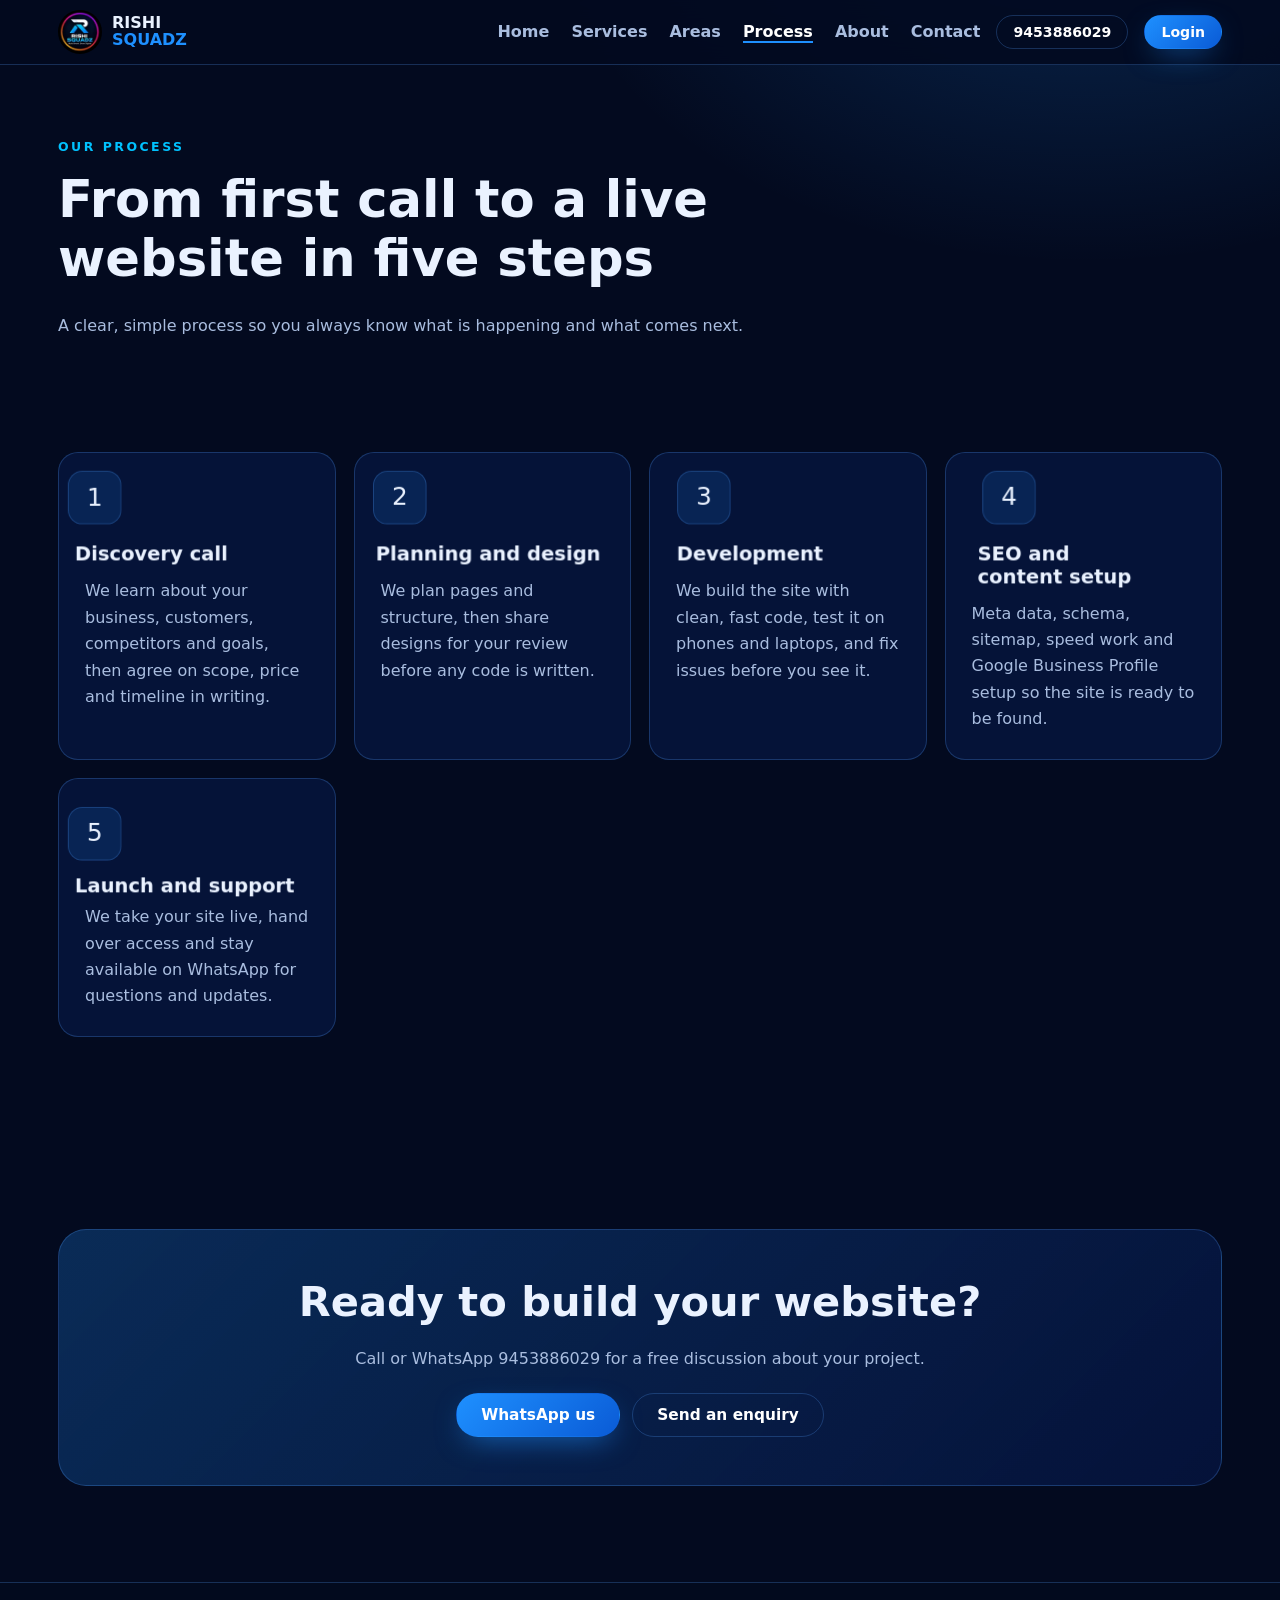
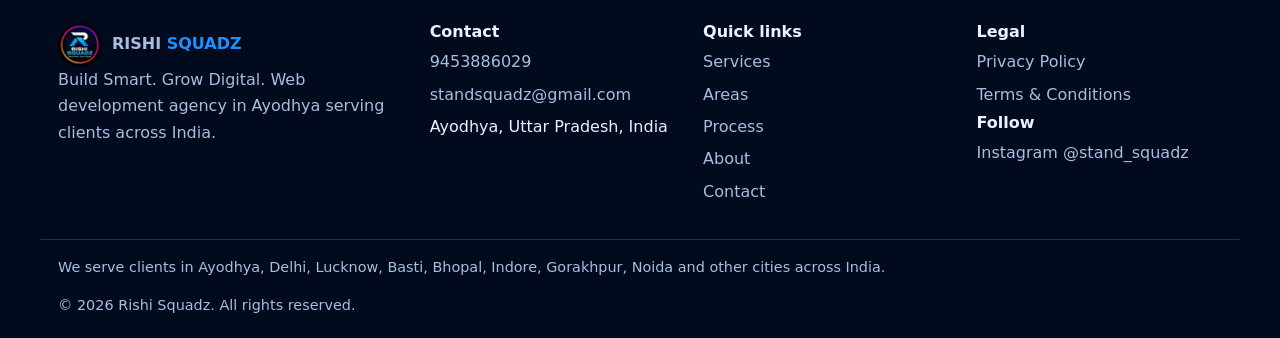
<file: process.html>
<!doctype html><html lang="en-IN"><head><meta charset="utf-8"><meta name="viewport" content="width=device-width,initial-scale=1">
<title>How We Build Your Website: Our Process | Rishi Squadz</title><meta name="description" content="See how Rishi Squadz takes your website from first call to launch: discovery, design, development, SEO setup and support."><link rel="canonical" href="https://avil45.github.io/Portfolio/process.html"><meta name="robots" content="index,follow,max-image-preview:large"><meta name="theme-color" content="#030a1f"><meta name="geo.region" content="IN-UP"><meta name="geo.placename" content="Ayodhya">
<meta property="og:type" content="website"><meta property="og:site_name" content="Rishi Squadz"><meta property="og:locale" content="en_IN"><meta property="og:title" content="How We Build Your Website: Our Process | Rishi Squadz"><meta property="og:description" content="See how Rishi Squadz takes your website from first call to launch: discovery, design, development, SEO setup and support."><meta property="og:url" content="https://avil45.github.io/Portfolio/process.html"><meta property="og:image" content="https://avil45.github.io/Portfolio/img/og-image.jpg"><meta name="twitter:card" content="summary_large_image">
<link rel="icon" href="favicon.ico" sizes="32x32"><link rel="apple-touch-icon" href="img/icon-180.png"><link rel="manifest" href="site.webmanifest"><link rel="stylesheet" href="css/style.css"><script type="application/ld+json">{"@context": "https://schema.org", "@type": "BreadcrumbList", "itemListElement": [{"@type": "ListItem", "position": 1, "name": "Home", "item": "https://avil45.github.io/Portfolio/"}, {"@type": "ListItem", "position": 2, "name": "How We Build Your Website: Our Process", "item": "https://avil45.github.io/Portfolio/process.html"}]}</script></head><body><a class="skip" href="#main">Skip to content</a>
<header><div class="bar"><a class="brand" href="index.html" aria-label="Rishi Squadz home"><img src="img/logo.webp" width="44" height="44" alt="Rishi Squadz logo"><span>RISHI<br><b>SQUADZ</b></span></a><button id="mb" aria-expanded="false" aria-controls="nav">Menu</button>
<nav id="nav" aria-label="Main"><ul><li><a href="index.html">Home</a></li><li><a href="services.html">Services</a></li><li><a href="areas.html">Areas</a></li><li><a href="process.html" aria-current="page">Process</a></li><li><a href="about.html">About</a></li><li><a href="contact.html">Contact</a></li></ul></nav><a class="btn s g t" href="tel:+919453886029">9453886029</a><a class="btn s" href="login.html" rel="nofollow">Login</a></div></header><main id="main"><section class="ph"><div class="w"><p class="eb">Our process</p><h1 style="font-size:clamp(2rem,4.6vw,3.2rem)">From first call to a live website in five steps</h1><p class="m" style="max-width:44em">A clear, simple process so you always know what is happening and what comes next.</p></div></section><section><div class="w"><div class="grid"><article class="card"><div class="ic">1</div><h3>Discovery call</h3><p>We learn about your business, customers, competitors and goals, then agree on scope, price and timeline in writing.</p></article><article class="card"><div class="ic">2</div><h3>Planning and design</h3><p>We plan pages and structure, then share designs for your review before any code is written.</p></article><article class="card"><div class="ic">3</div><h3>Development</h3><p>We build the site with clean, fast code, test it on phones and laptops, and fix issues before you see it.</p></article><article class="card"><div class="ic">4</div><h3>SEO and content setup</h3><p>Meta data, schema, sitemap, speed work and Google Business Profile setup so the site is ready to be found.</p></article><article class="card"><div class="ic">5</div><h3>Launch and support</h3><p>We take your site live, hand over access and stay available on WhatsApp for questions and updates.</p></article></div></div></section><section><div class="w"><div class="cta"><h2>Ready to build your website?</h2><p class="m">Call or WhatsApp 9453886029 for a free discussion about your project.</p><div class="row" style="justify-content:center"><a class="btn" href="https://wa.me/919453886029" target="_blank" rel="noopener">WhatsApp us</a><a class="btn g" href="contact.html">Send an enquiry</a></div></div></div></section></main><footer><div class="w fg"><div><a class="brand" href="index.html"><img src="img/logo.webp" width="44" height="44" alt="" loading="lazy"><span>RISHI <b>SQUADZ</b></span></a><p class="m">Build Smart. Grow Digital. Web development agency in Ayodhya serving clients across India.</p></div>
<div><h2>Contact</h2><ul><li><a href="tel:+919453886029">9453886029</a></li><li><a href="mailto:standsquadz@gmail.com">standsquadz@gmail.com</a></li><li>Ayodhya, Uttar Pradesh, India</li></ul></div>
<div><h2>Quick links</h2><ul><li><a href="services.html">Services</a></li><li><a href="areas.html">Areas</a></li><li><a href="process.html">Process</a></li><li><a href="about.html">About</a></li><li><a href="contact.html">Contact</a></li></ul></div>
<div><h2>Legal</h2><ul><li><a href="privacy-policy.html">Privacy Policy</a></li><li><a href="terms.html">Terms &amp; Conditions</a></li></ul><h2>Follow</h2><ul><li><a href="https://www.instagram.com/stand_squadz" target="_blank" rel="noopener me">Instagram @stand_squadz</a></li></ul></div></div>
<div class="w cp"><p>We serve clients in Ayodhya, Delhi, Lucknow, Basti, Bhopal, Indore, Gorakhpur, Noida and other cities across India.</p>&copy; <span class="yr">2026</span> Rishi Squadz. All rights reserved.</div></footer><script src="js/main.js" defer></script></body></html>
</file>
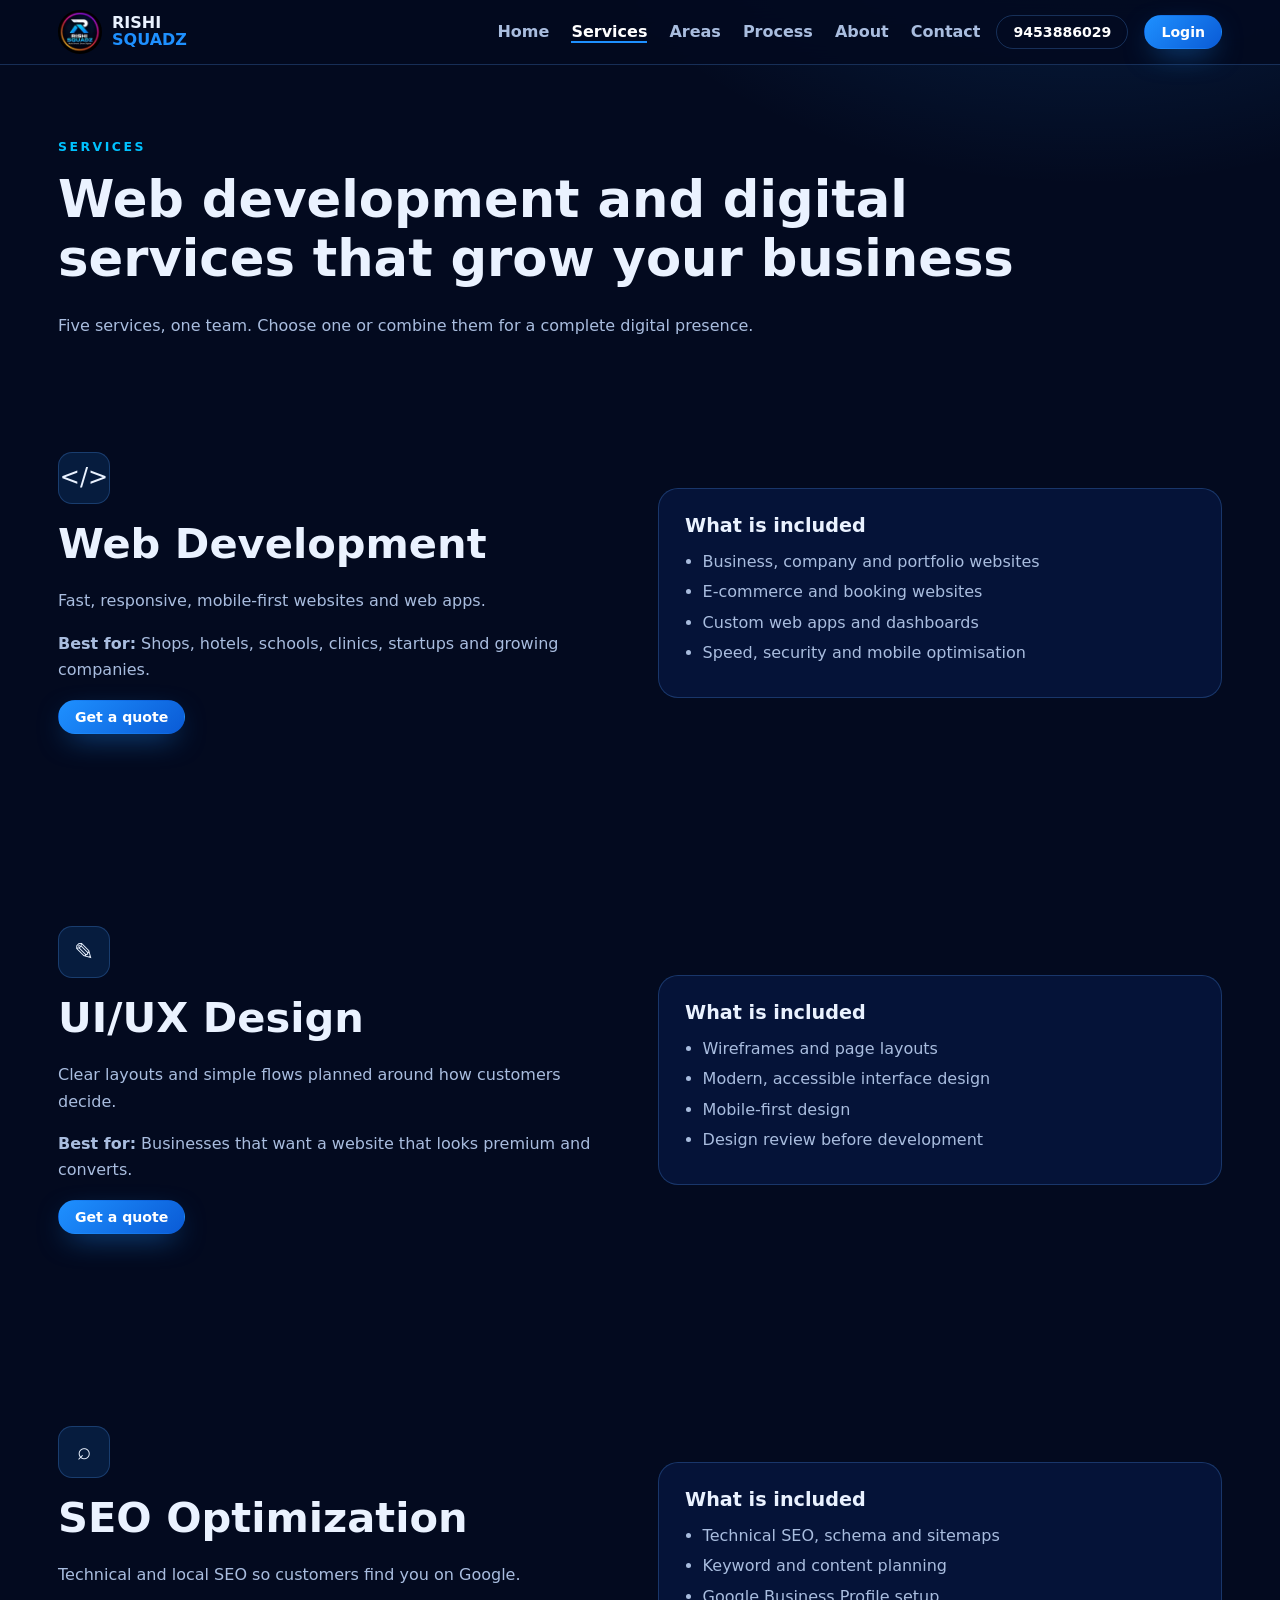
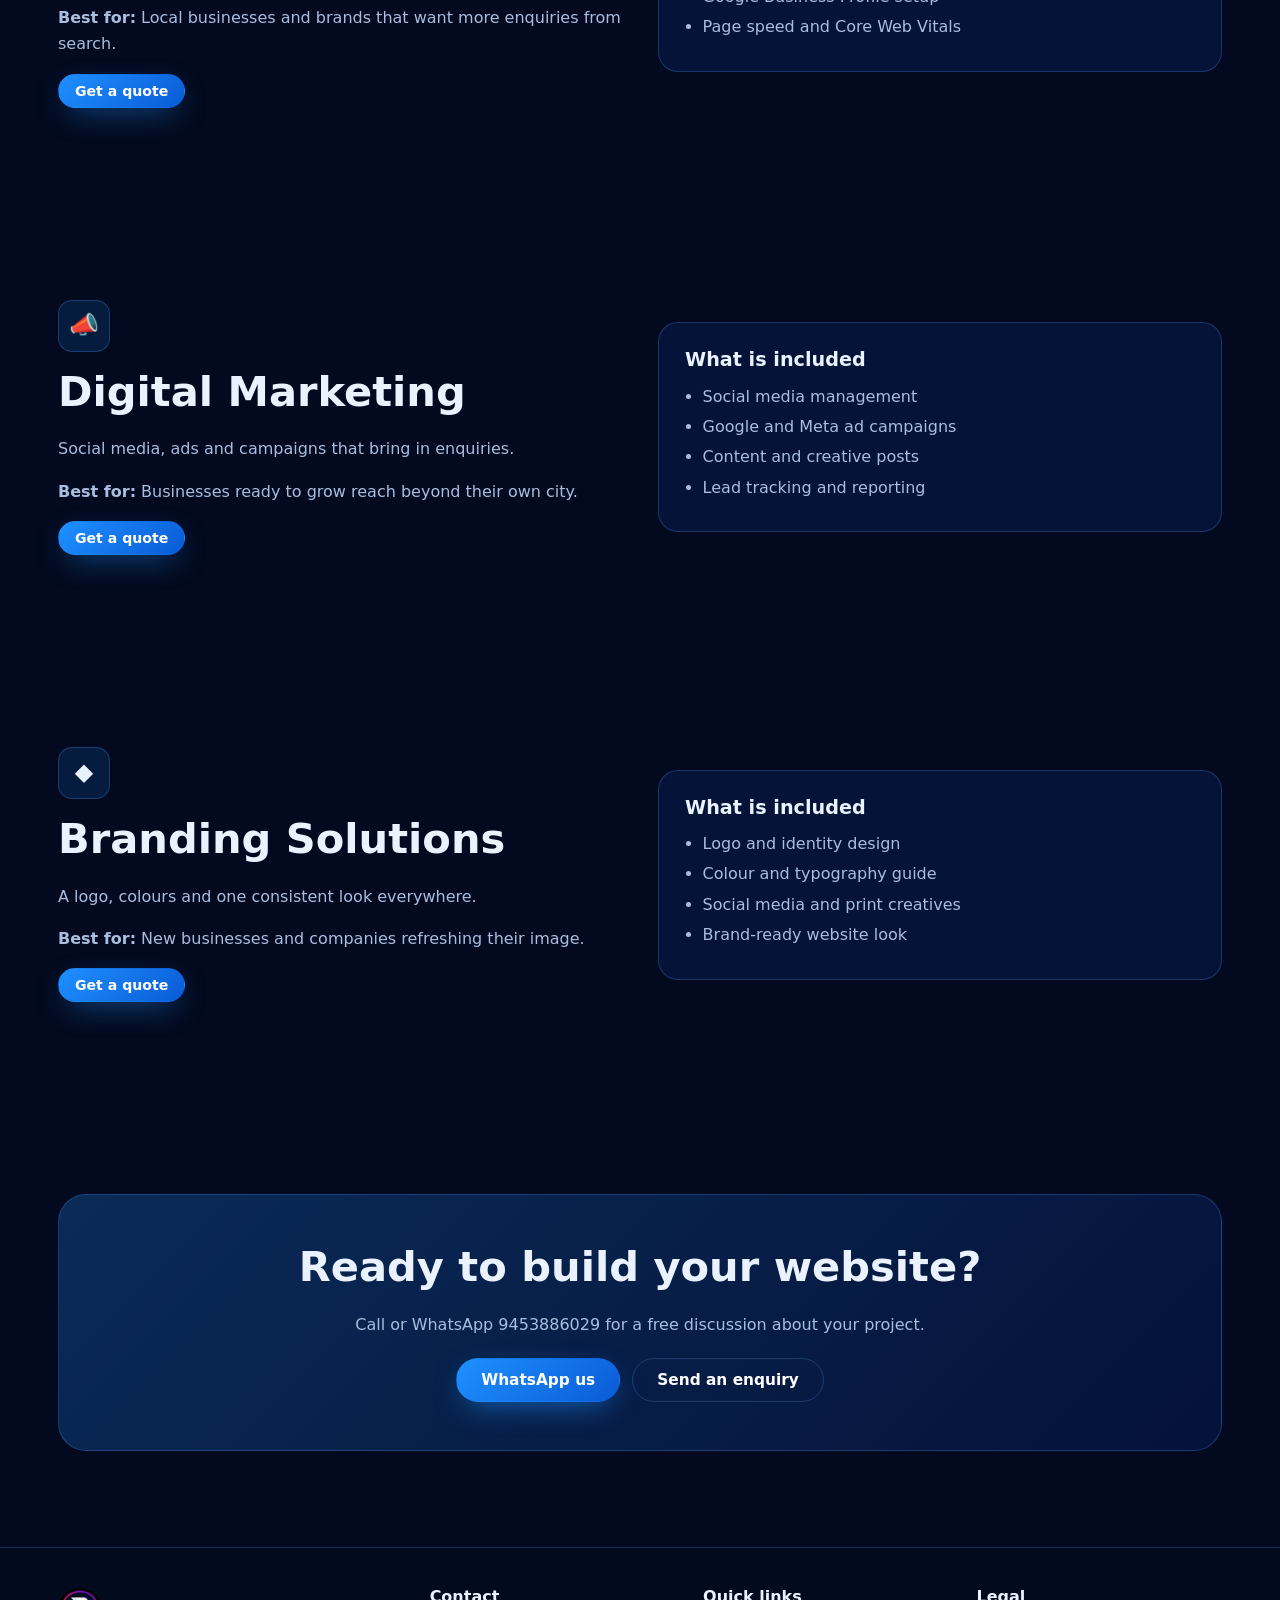
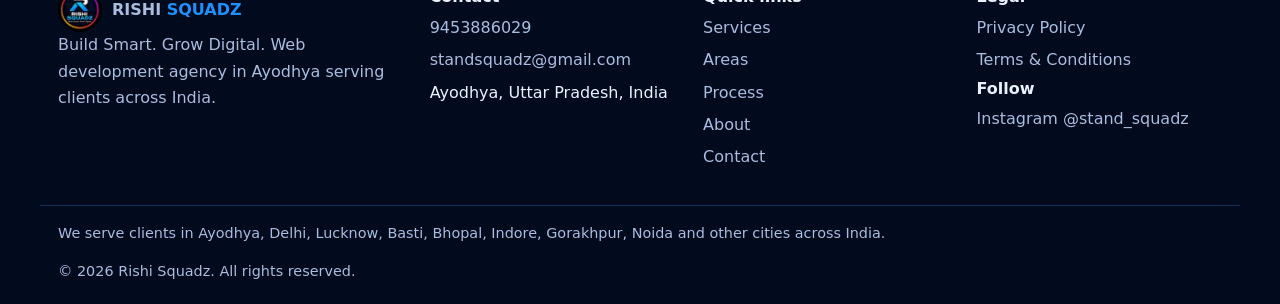
<file: services.html>
<!doctype html><html lang="en-IN"><head><meta charset="utf-8"><meta name="viewport" content="width=device-width,initial-scale=1">
<title>Web Development, SEO & Digital Marketing Services | Rishi Squadz</title><meta name="description" content="Web development, UI/UX design, SEO, digital marketing and branding services from Rishi Squadz, Ayodhya. Serving clients across India."><link rel="canonical" href="https://avil45.github.io/Portfolio/services.html"><meta name="robots" content="index,follow,max-image-preview:large"><meta name="theme-color" content="#030a1f"><meta name="geo.region" content="IN-UP"><meta name="geo.placename" content="Ayodhya">
<meta property="og:type" content="website"><meta property="og:site_name" content="Rishi Squadz"><meta property="og:locale" content="en_IN"><meta property="og:title" content="Web Development, SEO & Digital Marketing Services | Rishi Squadz"><meta property="og:description" content="Web development, UI/UX design, SEO, digital marketing and branding services from Rishi Squadz, Ayodhya. Serving clients across India."><meta property="og:url" content="https://avil45.github.io/Portfolio/services.html"><meta property="og:image" content="https://avil45.github.io/Portfolio/img/og-image.jpg"><meta name="twitter:card" content="summary_large_image">
<link rel="icon" href="favicon.ico" sizes="32x32"><link rel="apple-touch-icon" href="img/icon-180.png"><link rel="manifest" href="site.webmanifest"><link rel="stylesheet" href="css/style.css"><script type="application/ld+json">{"@context": "https://schema.org", "@type": "BreadcrumbList", "itemListElement": [{"@type": "ListItem", "position": 1, "name": "Home", "item": "https://avil45.github.io/Portfolio/"}, {"@type": "ListItem", "position": 2, "name": "Web Development, SEO & Digital Marketing Services", "item": "https://avil45.github.io/Portfolio/services.html"}]}</script></head><body><a class="skip" href="#main">Skip to content</a>
<header><div class="bar"><a class="brand" href="index.html" aria-label="Rishi Squadz home"><img src="img/logo.webp" width="44" height="44" alt="Rishi Squadz logo"><span>RISHI<br><b>SQUADZ</b></span></a><button id="mb" aria-expanded="false" aria-controls="nav">Menu</button>
<nav id="nav" aria-label="Main"><ul><li><a href="index.html">Home</a></li><li><a href="services.html" aria-current="page">Services</a></li><li><a href="areas.html">Areas</a></li><li><a href="process.html">Process</a></li><li><a href="about.html">About</a></li><li><a href="contact.html">Contact</a></li></ul></nav><a class="btn s g t" href="tel:+919453886029">9453886029</a><a class="btn s" href="login.html" rel="nofollow">Login</a></div></header><main id="main"><section class="ph"><div class="w"><p class="eb">Services</p><h1 style="font-size:clamp(2rem,4.6vw,3.2rem)">Web development and digital services that grow your business</h1><p class="m" style="max-width:44em">Five services, one team. Choose one or combine them for a complete digital presence.</p></div></section><section id="s0"><div class="w two"><div><div class="ic" aria-hidden="true">&lt;/&gt;</div><h2>Web Development</h2><p class="m">Fast, responsive, mobile-first websites and web apps.</p><p class="m"><b>Best for:</b> Shops, hotels, schools, clinics, startups and growing companies.</p><a class="btn s" href="contact.html">Get a quote</a></div><div class="card"><h3>What is included</h3><ul class="ls"><li>Business, company and portfolio websites</li><li>E-commerce and booking websites</li><li>Custom web apps and dashboards</li><li>Speed, security and mobile optimisation</li></ul></div></div></section><section id="s1"><div class="w two"><div><div class="ic" aria-hidden="true">✎</div><h2>UI/UX Design</h2><p class="m">Clear layouts and simple flows planned around how customers decide.</p><p class="m"><b>Best for:</b> Businesses that want a website that looks premium and converts.</p><a class="btn s" href="contact.html">Get a quote</a></div><div class="card"><h3>What is included</h3><ul class="ls"><li>Wireframes and page layouts</li><li>Modern, accessible interface design</li><li>Mobile-first design</li><li>Design review before development</li></ul></div></div></section><section id="s2"><div class="w two"><div><div class="ic" aria-hidden="true">⌕</div><h2>SEO Optimization</h2><p class="m">Technical and local SEO so customers find you on Google.</p><p class="m"><b>Best for:</b> Local businesses and brands that want more enquiries from search.</p><a class="btn s" href="contact.html">Get a quote</a></div><div class="card"><h3>What is included</h3><ul class="ls"><li>Technical SEO, schema and sitemaps</li><li>Keyword and content planning</li><li>Google Business Profile setup</li><li>Page speed and Core Web Vitals</li></ul></div></div></section><section id="s3"><div class="w two"><div><div class="ic" aria-hidden="true">📣</div><h2>Digital Marketing</h2><p class="m">Social media, ads and campaigns that bring in enquiries.</p><p class="m"><b>Best for:</b> Businesses ready to grow reach beyond their own city.</p><a class="btn s" href="contact.html">Get a quote</a></div><div class="card"><h3>What is included</h3><ul class="ls"><li>Social media management</li><li>Google and Meta ad campaigns</li><li>Content and creative posts</li><li>Lead tracking and reporting</li></ul></div></div></section><section id="s4"><div class="w two"><div><div class="ic" aria-hidden="true">◆</div><h2>Branding Solutions</h2><p class="m">A logo, colours and one consistent look everywhere.</p><p class="m"><b>Best for:</b> New businesses and companies refreshing their image.</p><a class="btn s" href="contact.html">Get a quote</a></div><div class="card"><h3>What is included</h3><ul class="ls"><li>Logo and identity design</li><li>Colour and typography guide</li><li>Social media and print creatives</li><li>Brand-ready website look</li></ul></div></div></section><section><div class="w"><div class="cta"><h2>Ready to build your website?</h2><p class="m">Call or WhatsApp 9453886029 for a free discussion about your project.</p><div class="row" style="justify-content:center"><a class="btn" href="https://wa.me/919453886029" target="_blank" rel="noopener">WhatsApp us</a><a class="btn g" href="contact.html">Send an enquiry</a></div></div></div></section></main><footer><div class="w fg"><div><a class="brand" href="index.html"><img src="img/logo.webp" width="44" height="44" alt="" loading="lazy"><span>RISHI <b>SQUADZ</b></span></a><p class="m">Build Smart. Grow Digital. Web development agency in Ayodhya serving clients across India.</p></div>
<div><h2>Contact</h2><ul><li><a href="tel:+919453886029">9453886029</a></li><li><a href="mailto:standsquadz@gmail.com">standsquadz@gmail.com</a></li><li>Ayodhya, Uttar Pradesh, India</li></ul></div>
<div><h2>Quick links</h2><ul><li><a href="services.html">Services</a></li><li><a href="areas.html">Areas</a></li><li><a href="process.html">Process</a></li><li><a href="about.html">About</a></li><li><a href="contact.html">Contact</a></li></ul></div>
<div><h2>Legal</h2><ul><li><a href="privacy-policy.html">Privacy Policy</a></li><li><a href="terms.html">Terms &amp; Conditions</a></li></ul><h2>Follow</h2><ul><li><a href="https://www.instagram.com/stand_squadz" target="_blank" rel="noopener me">Instagram @stand_squadz</a></li></ul></div></div>
<div class="w cp"><p>We serve clients in Ayodhya, Delhi, Lucknow, Basti, Bhopal, Indore, Gorakhpur, Noida and other cities across India.</p>&copy; <span class="yr">2026</span> Rishi Squadz. All rights reserved.</div></footer><script src="js/main.js" defer></script></body></html>
</file>
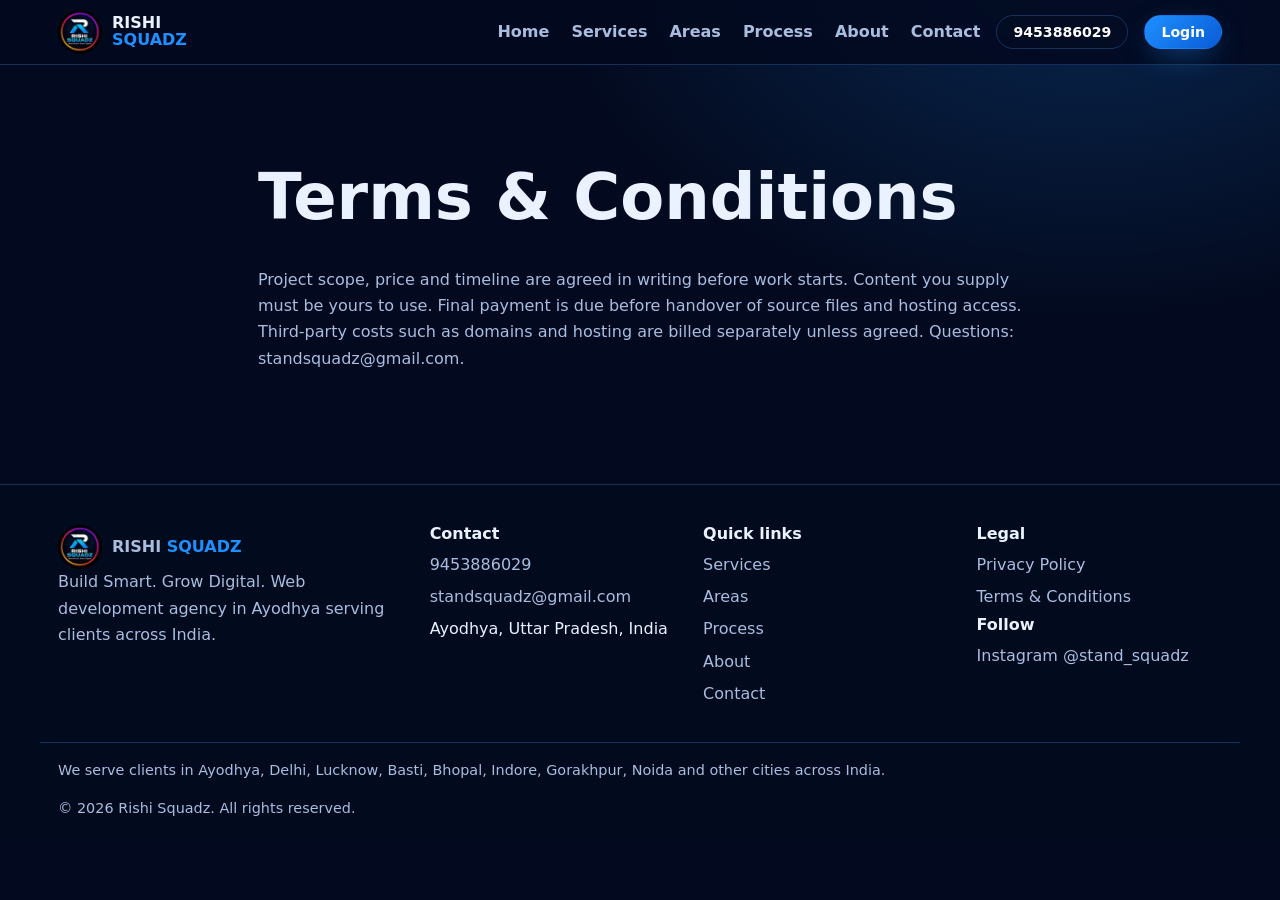
<file: terms.html>
<!doctype html><html lang="en-IN"><head><meta charset="utf-8"><meta name="viewport" content="width=device-width,initial-scale=1">
<title>Terms and Conditions | Rishi Squadz</title><meta name="description" content="Terms and Conditions of Rishi Squadz, Ayodhya."><link rel="canonical" href="https://avil45.github.io/Portfolio/terms.html"><meta name="robots" content="index,follow,max-image-preview:large"><meta name="theme-color" content="#030a1f"><meta name="geo.region" content="IN-UP"><meta name="geo.placename" content="Ayodhya">
<meta property="og:type" content="website"><meta property="og:site_name" content="Rishi Squadz"><meta property="og:locale" content="en_IN"><meta property="og:title" content="Terms and Conditions | Rishi Squadz"><meta property="og:description" content="Terms and Conditions of Rishi Squadz, Ayodhya."><meta property="og:url" content="https://avil45.github.io/Portfolio/terms.html"><meta property="og:image" content="https://avil45.github.io/Portfolio/img/og-image.jpg"><meta name="twitter:card" content="summary_large_image">
<link rel="icon" href="favicon.ico" sizes="32x32"><link rel="apple-touch-icon" href="img/icon-180.png"><link rel="manifest" href="site.webmanifest"><link rel="stylesheet" href="css/style.css"><script type="application/ld+json">{"@context": "https://schema.org", "@type": "BreadcrumbList", "itemListElement": [{"@type": "ListItem", "position": 1, "name": "Home", "item": "https://avil45.github.io/Portfolio/"}, {"@type": "ListItem", "position": 2, "name": "Terms and Conditions", "item": "https://avil45.github.io/Portfolio/terms.html"}]}</script></head><body><a class="skip" href="#main">Skip to content</a>
<header><div class="bar"><a class="brand" href="index.html" aria-label="Rishi Squadz home"><img src="img/logo.webp" width="44" height="44" alt="Rishi Squadz logo"><span>RISHI<br><b>SQUADZ</b></span></a><button id="mb" aria-expanded="false" aria-controls="nav">Menu</button>
<nav id="nav" aria-label="Main"><ul><li><a href="index.html">Home</a></li><li><a href="services.html">Services</a></li><li><a href="areas.html">Areas</a></li><li><a href="process.html">Process</a></li><li><a href="about.html">About</a></li><li><a href="contact.html">Contact</a></li></ul></nav><a class="btn s g t" href="tel:+919453886029">9453886029</a><a class="btn s" href="login.html" rel="nofollow">Login</a></div></header><main id="main"><section><div class="w legal"><h1>Terms &amp; Conditions</h1><p class="m">Project scope, price and timeline are agreed in writing before work starts. Content you supply must be yours to use. Final payment is due before handover of source files and hosting access. Third-party costs such as domains and hosting are billed separately unless agreed. Questions: standsquadz@gmail.com.</p></div></section></main><footer><div class="w fg"><div><a class="brand" href="index.html"><img src="img/logo.webp" width="44" height="44" alt="" loading="lazy"><span>RISHI <b>SQUADZ</b></span></a><p class="m">Build Smart. Grow Digital. Web development agency in Ayodhya serving clients across India.</p></div>
<div><h2>Contact</h2><ul><li><a href="tel:+919453886029">9453886029</a></li><li><a href="mailto:standsquadz@gmail.com">standsquadz@gmail.com</a></li><li>Ayodhya, Uttar Pradesh, India</li></ul></div>
<div><h2>Quick links</h2><ul><li><a href="services.html">Services</a></li><li><a href="areas.html">Areas</a></li><li><a href="process.html">Process</a></li><li><a href="about.html">About</a></li><li><a href="contact.html">Contact</a></li></ul></div>
<div><h2>Legal</h2><ul><li><a href="privacy-policy.html">Privacy Policy</a></li><li><a href="terms.html">Terms &amp; Conditions</a></li></ul><h2>Follow</h2><ul><li><a href="https://www.instagram.com/stand_squadz" target="_blank" rel="noopener me">Instagram @stand_squadz</a></li></ul></div></div>
<div class="w cp"><p>We serve clients in Ayodhya, Delhi, Lucknow, Basti, Bhopal, Indore, Gorakhpur, Noida and other cities across India.</p>&copy; <span class="yr">2026</span> Rishi Squadz. All rights reserved.</div></footer><script src="js/main.js" defer></script></body></html>
</file>
<file: css/style.css>
:root{--bg:#030a1f;--p:rgba(9,28,78,.55);--l:rgba(86,160,255,.25);--fg:#eaf2ff;--m:#a9bddf;--a:#1e90ff;--a2:#00c2ff;--f:system-ui,"Segoe UI",Roboto,Arial,sans-serif}
*{box-sizing:border-box}html{scroll-behavior:smooth;scroll-padding-top:80px}
body{margin:0;background:var(--bg) radial-gradient(900px 600px at 85% -5%,rgba(30,144,255,.22),transparent 60%) no-repeat;color:var(--fg);font:16px/1.65 var(--f);overflow-x:hidden}
h1,h2,h3{line-height:1.15;margin:0 0 .5em;text-wrap:balance}h1{font-size:clamp(2.1rem,5.4vw,4rem);font-weight:800}h2{font-size:clamp(1.7rem,3.6vw,2.6rem)}p{margin:0 0 1em}a{color:inherit}img{max-width:100%;height:auto}
:focus-visible{outline:2px solid var(--a2);outline-offset:3px}.skip{position:absolute;left:-999px}.skip:focus{left:8px;top:8px;background:#fff;color:#000;padding:8px;z-index:99}
.w{max-width:1200px;margin:auto;padding:0 18px}section{padding:clamp(48px,8vw,96px) 0}.grad{background:linear-gradient(90deg,var(--a),var(--a2));-webkit-background-clip:text;background-clip:text;color:transparent}
.eb{color:var(--a2);letter-spacing:.2em;text-transform:uppercase;font-size:.78rem;font-weight:700}.m{color:var(--m)}
header{position:sticky;top:0;z-index:20;background:rgba(3,10,31,.88);backdrop-filter:blur(12px);border-bottom:1px solid var(--l)}
.bar{display:flex;align-items:center;gap:16px;padding:10px 18px;max-width:1200px;margin:auto}.brand{display:flex;align-items:center;gap:10px;text-decoration:none;font-weight:800;line-height:1.05;margin-right:auto}.brand img{border-radius:50%}.brand b{color:var(--a)}
nav ul{display:flex;gap:22px;list-style:none;margin:0;padding:0}nav a{text-decoration:none;color:var(--m);font-weight:600}nav a:hover,nav a[aria-current]{color:#fff}
.btn{display:inline-block;padding:12px 24px;border-radius:99px;border:1px solid transparent;background:linear-gradient(135deg,var(--a),#0a5bd6);color:#fff;font:700 .96rem var(--f);text-decoration:none;cursor:pointer;box-shadow:0 10px 30px -10px rgba(30,144,255,.7);transition:transform .2s}.btn:hover{transform:translateY(-2px)}.btn.g{background:none;border-color:var(--l);box-shadow:none}.btn.s{padding:8px 16px;font-size:.88rem}
#mb{display:none;background:none;border:1px solid var(--l);color:#fff;border-radius:8px;padding:8px 12px;font-size:1rem}
.hero{display:grid;grid-template-columns:1.05fr .95fr;gap:32px;align-items:center}.hero .m{font-size:1.15rem;max-width:32em}.row{display:flex;flex-wrap:wrap;gap:12px;margin-top:20px}
.stage{perspective:1100px;height:480px;display:grid;place-items:center}.rig{position:relative;width:min(380px,80vw);aspect-ratio:1;transform-style:preserve-3d;transform:rotateX(calc(var(--y,0)*-10deg)) rotateY(calc(-22deg + var(--x,0)*18deg));transition:transform .15s;animation:fl 8s ease-in-out infinite}
.rig>*{position:absolute;border:1px solid var(--l);border-radius:18px;background:var(--p);box-shadow:0 30px 60px -20px rgba(0,120,255,.5)}.rig img{width:100%;height:100%;object-fit:cover;border-radius:18px}
.c1{inset:0;transform:translateZ(0)}.c2{width:62%;height:62%;left:-18%;bottom:-12%;transform:translateZ(90px) rotateY(18deg);overflow:hidden}.c3{width:48%;height:48%;right:-14%;top:-8%;transform:translateZ(-80px) rotateY(-20deg);display:grid;place-items:center;font-weight:800;color:var(--a2)}
.ring{inset:-14%!important;border-radius:50%!important;border:2px solid var(--a2)!important;background:none!important;transform:rotateX(70deg) translateZ(-20px);animation:sp 14s linear infinite}
@keyframes sp{to{transform:rotateX(70deg) translateZ(-20px) rotateZ(360deg)}}@keyframes fl{50%{translate:0 -14px}}
.grid{display:grid;grid-template-columns:repeat(auto-fit,minmax(250px,1fr));gap:18px;perspective:1000px}
.card{padding:26px;border-radius:20px;border:1px solid var(--l);background:var(--p);transform-style:preserve-3d;transition:transform .25s}.card:hover{border-color:var(--a2)}.card h3{font-size:1.2rem;transform:translateZ(18px)}.card p{color:var(--m);margin:0}
.ic{width:52px;height:52px;border-radius:14px;display:grid;place-items:center;background:rgba(30,144,255,.14);border:1px solid var(--l);font-size:1.5rem;margin-bottom:16px;transform:translateZ(30px)}
.two{display:grid;grid-template-columns:1fr 1fr;gap:36px;align-items:center}.two img{border-radius:22px;border:1px solid var(--l)}
.cta{text-align:center;padding:48px 18px;border-radius:28px;border:1px solid var(--l);background:linear-gradient(135deg,rgba(30,144,255,.25),rgba(6,20,64,.8))}
details{border:1px solid var(--l);border-radius:14px;padding:14px 18px;margin-bottom:10px;background:var(--p)}summary{cursor:pointer;font-weight:700}details p{margin:10px 0 0;color:var(--m)}
form{display:grid;gap:14px}label{font-weight:600;font-size:.9rem;display:grid;gap:6px}input,select,textarea{font:inherit;color:var(--fg);background:rgba(3,10,31,.75);border:1px solid var(--l);border-radius:12px;padding:12px}textarea{min-height:110px}
.fc{padding:26px;border-radius:22px;border:1px solid var(--l);background:var(--p)}#st{min-height:1.4em;color:#9fe0b0}
footer{border-top:1px solid var(--l);padding:40px 0 20px;background:rgba(3,10,31,.9)}.fg{display:grid;grid-template-columns:1.4fr 1fr 1fr 1fr;gap:28px}footer h2{font-size:1rem}footer ul{list-style:none;padding:0;margin:0}footer li{margin-bottom:6px}footer a{color:var(--m);text-decoration:none}footer a:hover{color:#fff}.cp{margin-top:28px;padding-top:16px;border-top:1px solid var(--l);color:var(--m);font-size:.9rem}
.legal{max-width:800px}.legal h2{font-size:1.4rem;margin-top:1.6em}
@media(max-width:860px){.hero,.two{grid-template-columns:1fr}.stage{height:380px}.fg{grid-template-columns:1fr 1fr}#mb{display:block}nav{display:none;position:absolute;left:0;right:0;top:100%;background:#030a1f;border-bottom:1px solid var(--l);padding:14px 18px}nav.o{display:block}nav ul{flex-direction:column}.bar>.btn.t{display:none}}
@media(prefers-reduced-motion:reduce){*{animation:none!important;transition:none!important}html{scroll-behavior:auto}}
.stats{display:grid;grid-template-columns:repeat(auto-fit,minmax(170px,1fr));gap:14px}.stat{padding:22px;border-radius:18px;border:1px solid var(--l);background:var(--p);text-align:center}.stat b{display:block;font-size:1.9rem;color:var(--a2);line-height:1.2}.stat span{color:var(--m);font-size:.9rem}
.net{position:relative;height:500px;border-radius:26px;border:1px solid var(--l);background:radial-gradient(closest-side,rgba(30,144,255,.18),transparent 80%)}.net canvas{width:100%;height:100%;display:block}
.chip{position:absolute;padding:8px 14px;border-radius:12px;background:rgba(9,28,78,.85);border:1px solid var(--l);font-weight:700;font-size:.85rem;animation:fl 6s ease-in-out infinite}.chip.a{left:14px;top:16px}.chip.b{right:14px;bottom:16px;animation-delay:-3s}
.tags{display:flex;flex-wrap:wrap;gap:10px;list-style:none;padding:0;margin:0}.tags li{padding:8px 16px;border-radius:99px;border:1px solid var(--l);background:var(--p)}
.ph{padding-top:clamp(40px,6vw,72px)!important;padding-bottom:0!important}.ls{color:var(--m);padding-left:1.1em;margin:12px 0 0}.ls li{margin-bottom:4px}.card a{color:var(--a2)}.sp{margin-top:18px}
nav a[aria-current]{color:#fff;border-bottom:2px solid var(--a)}
@media(max-width:860px){.net{height:400px}}
</file>
